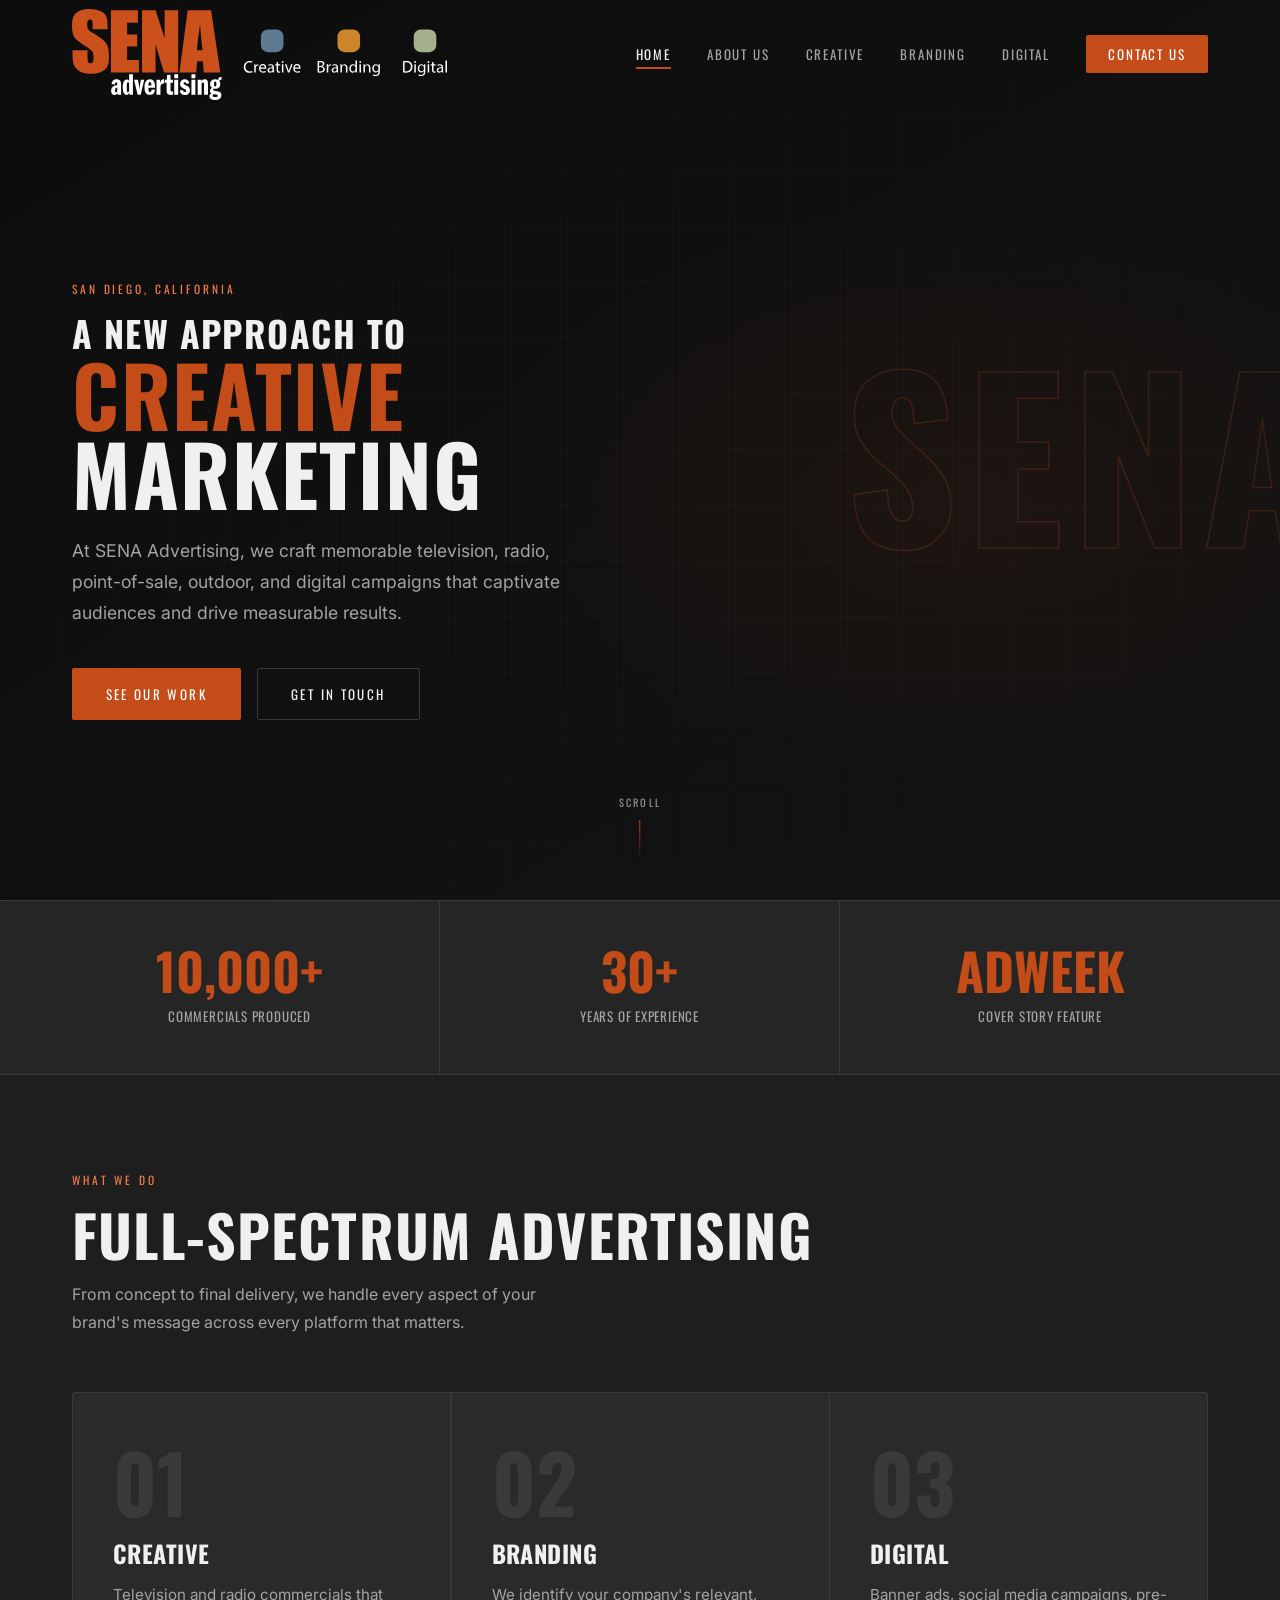
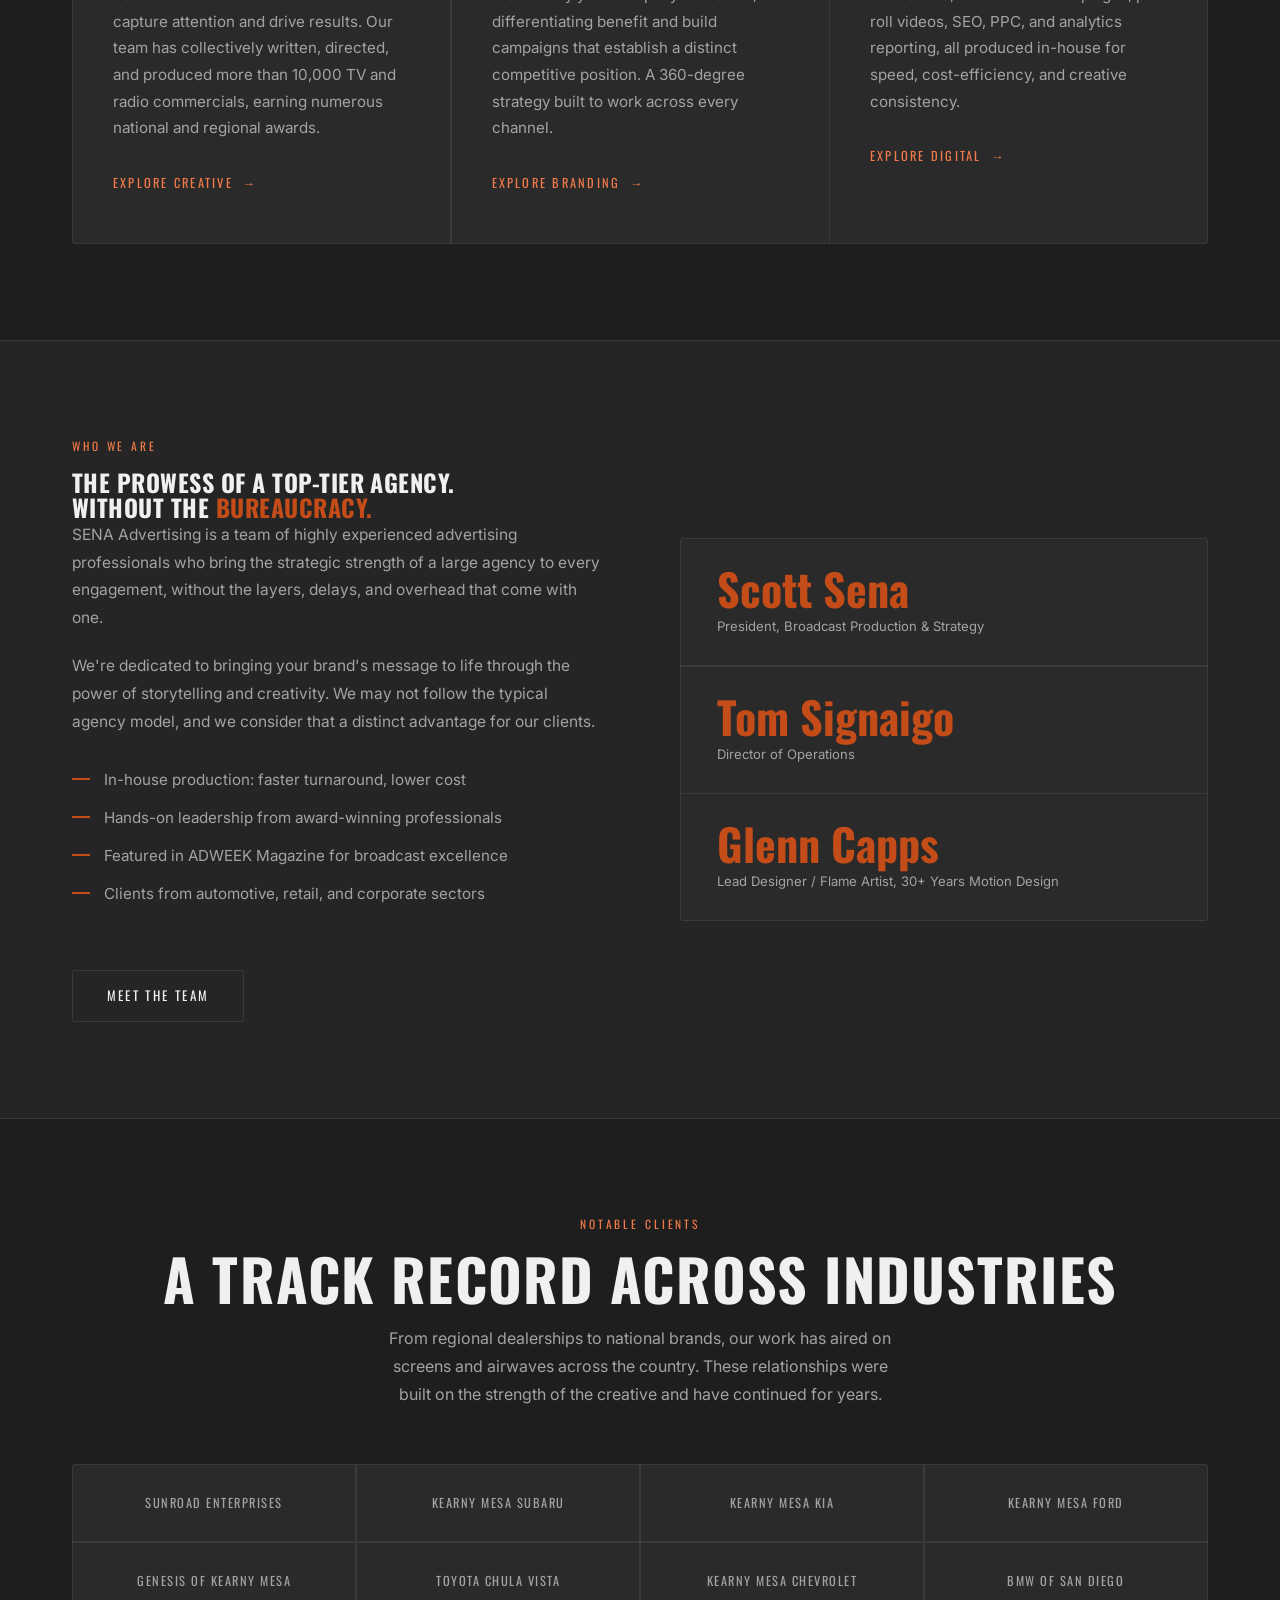
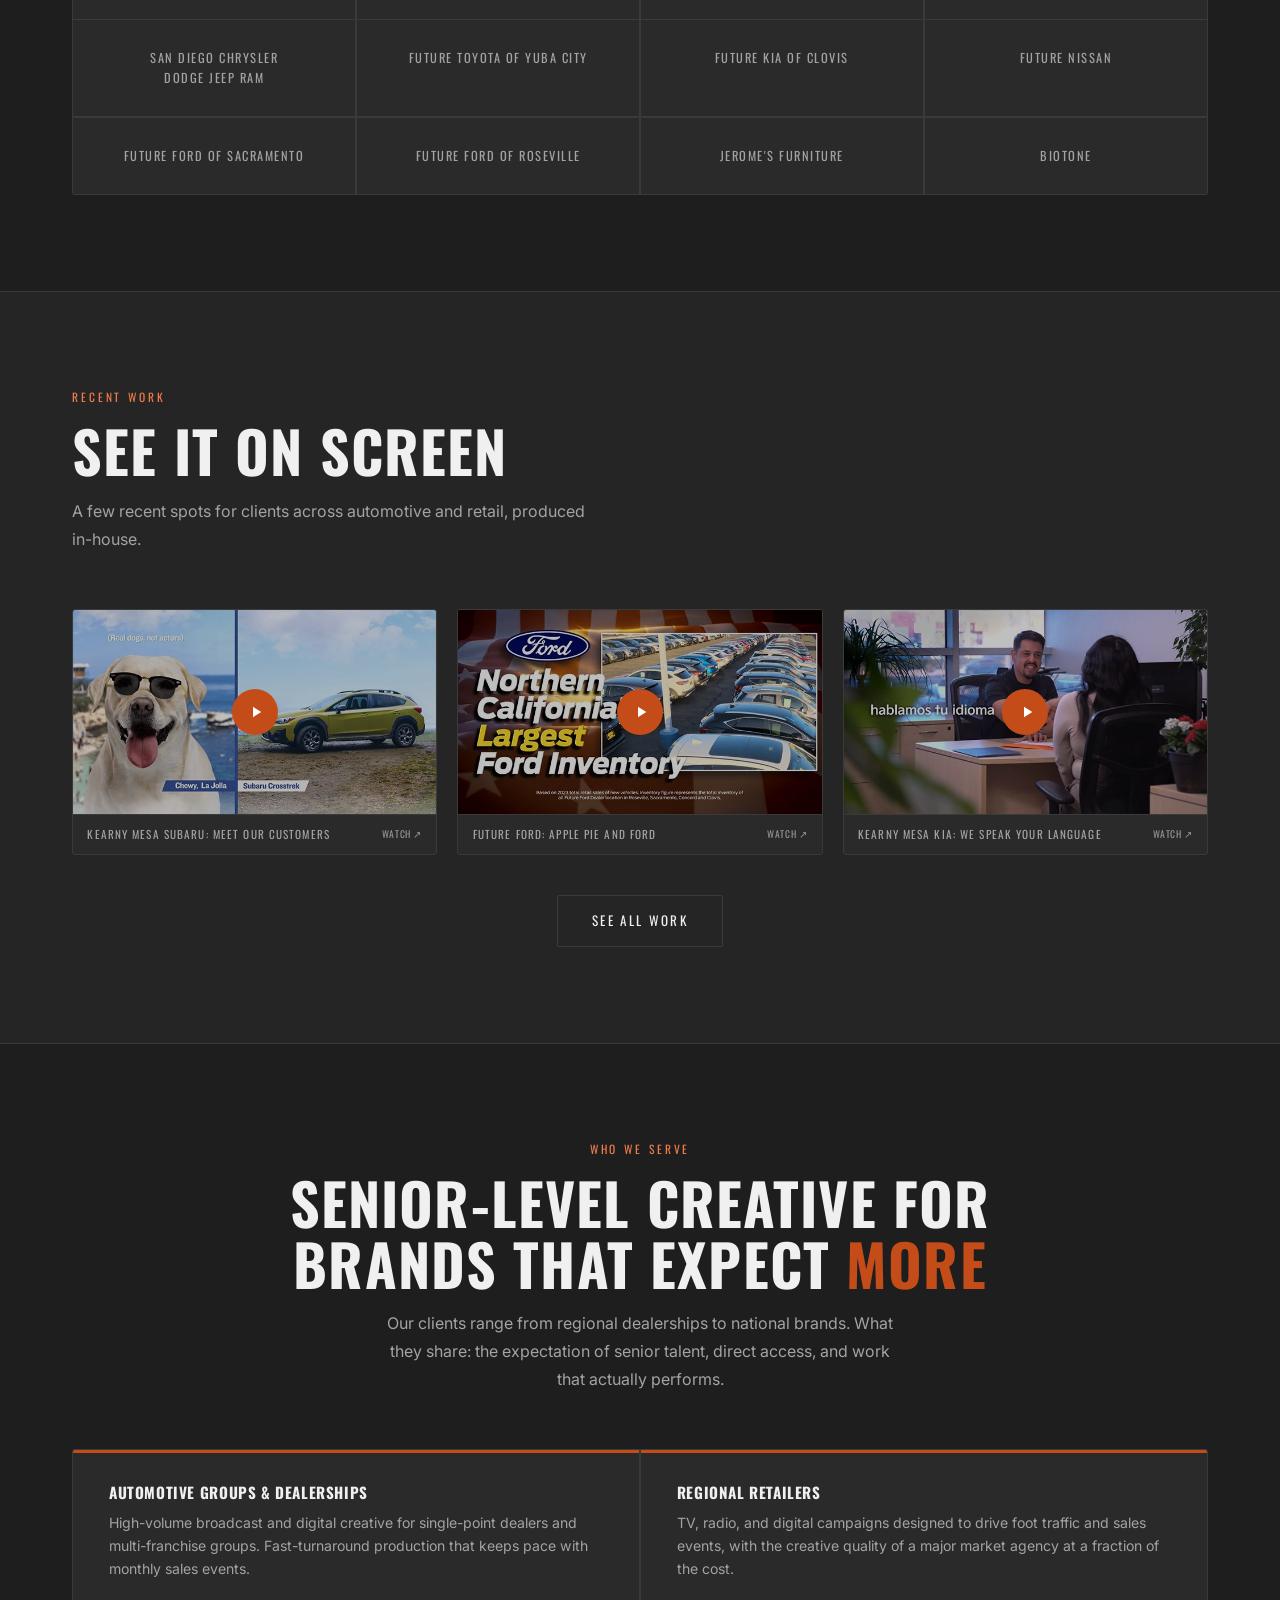
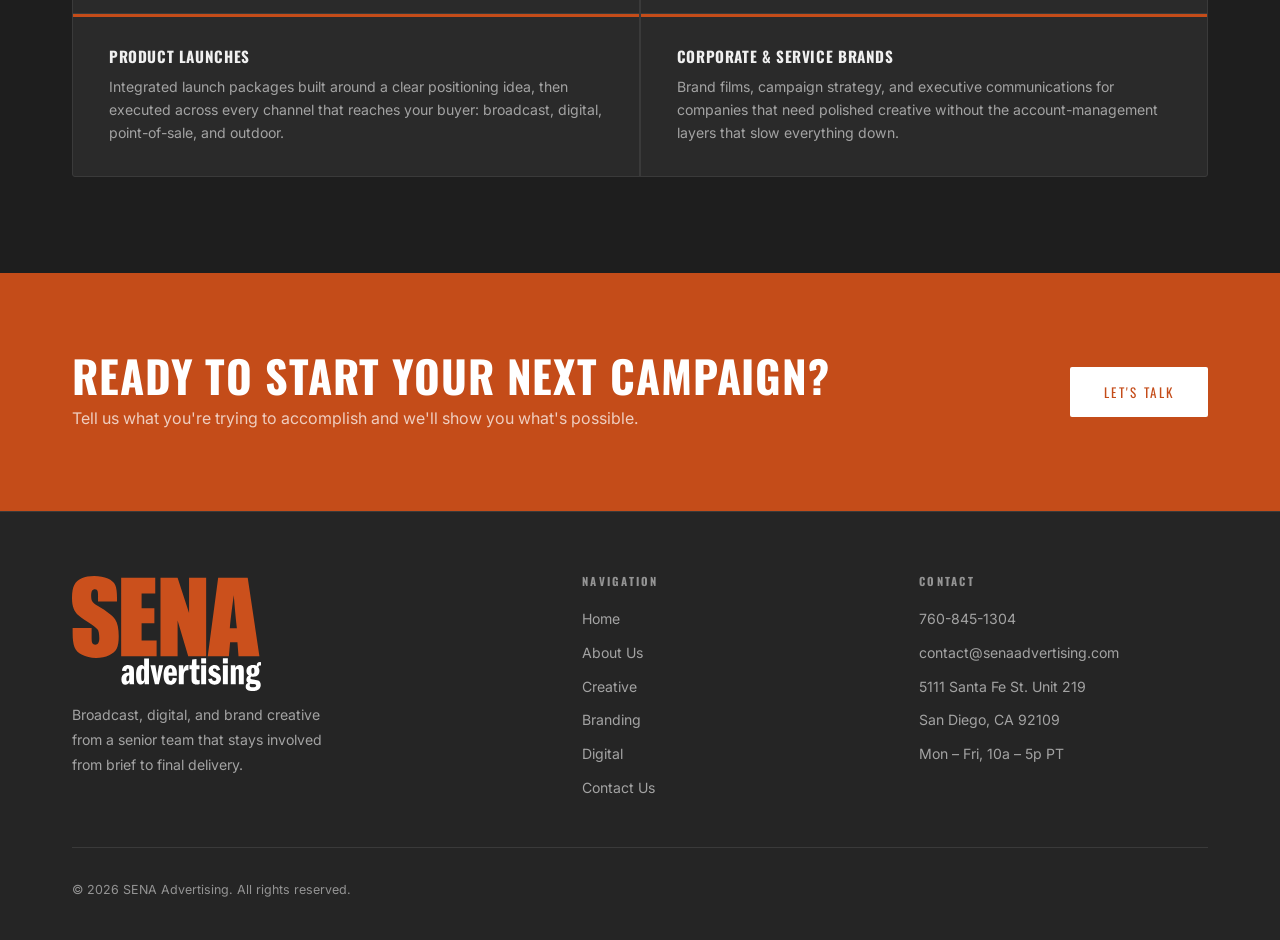
<file: index.html>
<!DOCTYPE html>
<html lang="en">
<head>
  <meta charset="UTF-8">
  <meta name="viewport" content="width=device-width, initial-scale=1.0">
  <title>SENA Advertising | A New Approach To Creative Marketing</title>
  <meta name="description" content="SENA Advertising is a San Diego advertising agency specializing in TV commercial production, radio, branding, and digital marketing. 10,000+ commercials produced by an award-winning team.">
  <link rel="canonical" href="https://www.senaadvertising.com/">
  <meta property="og:type" content="website">
  <meta property="og:site_name" content="SENA Advertising">
  <meta property="og:title" content="SENA Advertising | A New Approach To Creative Marketing">
  <meta property="og:description" content="SENA Advertising is a San Diego advertising agency specializing in TV commercial production, radio, branding, and digital marketing. 10,000+ commercials produced by an award-winning team.">
  <meta property="og:url" content="https://www.senaadvertising.com/">
  <meta property="og:image" content="https://www.senaadvertising.com/images/og-image.jpg">
  <meta property="og:image:width" content="1200">
  <meta property="og:image:height" content="630">
  <meta name="twitter:card" content="summary_large_image">
  <meta name="theme-color" content="#1e1e1e">
  <link rel="icon" href="favicon.ico" sizes="any">
  <link rel="icon" href="favicon.svg" type="image/svg+xml">
  <link rel="apple-touch-icon" href="apple-touch-icon.png">
  <link rel="preconnect" href="https://fonts.googleapis.com">
  <link rel="preconnect" href="https://fonts.gstatic.com" crossorigin>
  <link rel="stylesheet" href="https://fonts.googleapis.com/css2?family=Oswald:wght@400;500;600;700&family=Inter:wght@300;400;500;600&display=swap">
  <link rel="stylesheet" href="css/styles.css">
  <script>document.documentElement.classList.add('js');</script>
  <script type="application/ld+json">
{
    "@context": "https://schema.org",
    "@type": "ProfessionalService",
    "name": "SENA Advertising",
    "description": "San Diego advertising agency specializing in TV and radio commercial production, branding, and digital marketing.",
    "url": "https://www.senaadvertising.com/",
    "logo": "https://www.senaadvertising.com/graphics/Sena_logo.svg",
    "image": "https://www.senaadvertising.com/images/og-image.jpg",
    "telephone": "+1-760-845-1304",
    "email": "contact@senaadvertising.com",
    "address": {
      "@type": "PostalAddress",
      "streetAddress": "5111 Santa Fe St. Unit 219",
      "addressLocality": "San Diego",
      "addressRegion": "CA",
      "postalCode": "92109",
      "addressCountry": "US"
    },
    "openingHoursSpecification": [
      {
        "@type": "OpeningHoursSpecification",
        "dayOfWeek": [
          "Monday",
          "Tuesday",
          "Wednesday",
          "Thursday",
          "Friday"
        ],
        "opens": "10:00",
        "closes": "17:00"
      }
    ],
    "areaServed": "San Diego, CA"
  }
  </script>
</head>
<body>

  <!-- Navigation -->
  <nav class="nav" id="nav">
    <div class="nav-inner">
      <a href="index.html" class="nav-logo"><img src="graphics/Sena_logo.svg" alt="SENA Advertising" class="nav-logo-img"></a>
      <ul class="nav-links" id="nav-links">
        <li><a href="index.html">Home</a></li>
        <li><a href="about.html">About Us</a></li>
        <li><a href="creative.html">Creative</a></li>
        <li><a href="branding.html">Branding</a></li>
        <li><a href="digital.html">Digital</a></li>
        <li><a href="contact.html" class="nav-cta">Contact Us</a></li>
      </ul>
      <button class="nav-hamburger" id="hamburger" aria-label="Open menu" aria-controls="nav-links" aria-expanded="false">
        <span></span><span></span><span></span>
      </button>
    </div>
  </nav>

  <!-- Hero -->
  <section class="hero">
    <div class="hero-bg"></div>
    <div class="hero-grid"></div>
    <div class="hero-ghost">SENA</div>
    <div class="hero-content">
      <span class="eyebrow">San Diego, California</span>
      <h1 class="hero-title">
        <span class="hero-title-intro">A New Approach To</span>
        <span class="accent">Creative</span><br>
        Marketing
      </h1>
      <p class="hero-desc">
        At SENA Advertising, we craft memorable television, radio, point-of-sale, outdoor,
        and digital campaigns that captivate audiences and drive measurable results.
      </p>
      <div class="hero-actions">
        <a href="creative.html" class="btn btn-primary">See Our Work</a>
        <a href="contact.html" class="btn btn-outline">Get In Touch</a>
      </div>
    </div>
    <div class="hero-scroll">
      <span>Scroll</span>
      <div class="hero-scroll-line"></div>
    </div>
  </section>

  <!-- Stats -->
  <div class="stats">
    <div class="stats-inner">
      <div class="stat-item fade-in">
        <span class="stat-number">10,000+</span>
        <span class="stat-label">Commercials Produced</span>
      </div>
      <div class="stat-item fade-in fade-in-d1">
        <span class="stat-number">30+</span>
        <span class="stat-label">Years of Experience</span>
      </div>
      <div class="stat-item fade-in fade-in-d2">
        <span class="stat-number">ADWEEK</span>
        <span class="stat-label">Cover Story Feature</span>
      </div>
    </div>
  </div>

  <!-- Services -->
  <section class="services">
    <div class="container">
      <div class="section-header fade-in">
        <span class="eyebrow">What We Do</span>
        <h2>Full-Spectrum Advertising</h2>
        <p>From concept to final delivery, we handle every aspect of your brand's message across every platform that matters.</p>
      </div>
      <div class="services-grid">
        <div class="service-card fade-in">
          <div class="service-num">01</div>
          <h3>Creative</h3>
          <p>
            Television and radio commercials that capture attention and drive results.
            Our team has collectively written, directed, and produced more than 10,000
            TV and radio commercials, earning numerous national and regional awards.
          </p>
          <a href="creative.html" class="service-link">Explore Creative</a>
        </div>
        <div class="service-card fade-in fade-in-d1">
          <div class="service-num">02</div>
          <h3>Branding</h3>
          <p>
            We identify your company's relevant, differentiating benefit and build
            campaigns that establish a distinct competitive position. A 360-degree
            strategy built to work across every channel.
          </p>
          <a href="branding.html" class="service-link">Explore Branding</a>
        </div>
        <div class="service-card fade-in fade-in-d2">
          <div class="service-num">03</div>
          <h3>Digital</h3>
          <p>
            Banner ads, social media campaigns, pre-roll videos, SEO, PPC, and
            analytics reporting, all produced in-house for speed, cost-efficiency,
            and creative consistency.
          </p>
          <a href="digital.html" class="service-link">Explore Digital</a>
        </div>
      </div>
    </div>
  </section>

  <!-- About Teaser -->
  <section class="about-section">
    <div class="container">
      <div class="about-grid">
        <div class="about-body fade-in">
          <span class="eyebrow">Who We Are</span>
          <h2>The Prowess of a Top-Tier Agency.<br>Without the <span class="text-accent">Bureaucracy.</span></h2>
          <p>
            SENA Advertising is a team of highly experienced advertising professionals
            who bring the strategic strength of a large agency to every engagement,
            without the layers, delays, and overhead that come with one.
          </p>
          <p>
            We're dedicated to bringing your brand's message to life through the
            power of storytelling and creativity. We may not follow the typical agency
            model, and we consider that a distinct advantage for our clients.
          </p>
          <ul class="about-list">
            <li>In-house production: faster turnaround, lower cost</li>
            <li>Hands-on leadership from award-winning professionals</li>
            <li>Featured in ADWEEK Magazine for broadcast excellence</li>
            <li>Clients from automotive, retail, and corporate sectors</li>
          </ul>
          <a href="about.html" class="btn btn-outline mt-2">Meet the Team</a>
        </div>
        <div class="about-visual fade-in fade-in-d1">
          <div class="about-visual-item">
            <div class="about-visual-num">Scott Sena</div>
            <div class="about-visual-label">President, Broadcast Production &amp; Strategy</div>
          </div>
          <div class="about-visual-item">
            <div class="about-visual-num">Tom Signaigo</div>
            <div class="about-visual-label">Director of Operations</div>
          </div>
          <div class="about-visual-item">
            <div class="about-visual-num">Glenn Capps</div>
            <div class="about-visual-label">Lead Designer / Flame Artist, 30+ Years Motion Design</div>
          </div>
        </div>
      </div>
    </div>
  </section>

  <!-- Notable Clients -->
  <section>
    <div class="container">
      <div class="section-header center fade-in">
        <span class="eyebrow">Notable Clients</span>
        <h2>A Track Record Across Industries</h2>
        <p>From regional dealerships to national brands, our work has aired on screens and airwaves across the country. These relationships were built on the strength of the creative and have continued for years.</p>
      </div>
      <div class="clients-grid fade-in">
        <div class="client-item">Sunroad Enterprises</div>
        <div class="client-item">Kearny Mesa Subaru</div>
        <div class="client-item">Kearny Mesa Kia</div>
        <div class="client-item">Kearny Mesa Ford</div>
        <div class="client-item">Genesis of Kearny Mesa</div>
        <div class="client-item">Toyota Chula Vista</div>
        <div class="client-item">Kearny Mesa Chevrolet</div>
        <div class="client-item">BMW of San Diego</div>
        <div class="client-item">San Diego Chrysler<br>Dodge Jeep Ram</div>
        <div class="client-item">Future Toyota of Yuba City</div>
        <div class="client-item">Future Kia of Clovis</div>
        <div class="client-item">Future Nissan</div>
        <div class="client-item">Future Ford of Sacramento</div>
        <div class="client-item">Future Ford of Roseville</div>
        <div class="client-item">Jerome's Furniture</div>
        <div class="client-item">Biotone</div>
      </div>
    </div>
  </section>

  <!-- Recent Work -->
  <section class="section-alt">
    <div class="container">
      <div class="section-header fade-in">
        <span class="eyebrow">Recent Work</span>
        <h2>See It On Screen</h2>
        <p>A few recent spots for clients across automotive and retail, produced in-house.</p>
      </div>
      <div class="video-grid fade-in">
        <a class="video-item" href="https://f.io/vIOV3wGL" target="_blank" rel="noopener">
          <div class="video-thumb">
            <img class="video-thumb-img" src="images/thumbnails/km-subaru-meet-our-customers.jpg" width="640" height="360" loading="lazy" decoding="async" alt="Kearny Mesa Subaru Meet Our Customers">
            <div class="video-play-btn"><svg viewBox="0 0 24 24" fill="white"><path d="M8 5v14l11-7z"/></svg></div>
          </div>
          <div class="video-caption">Kearny Mesa Subaru: Meet Our Customers <span class="video-caption-ext">Watch ↗</span></div>
        </a>

        <a class="video-item" href="https://f.io/jxE9DkFd" target="_blank" rel="noopener">
          <div class="video-thumb">
            <img class="video-thumb-img" src="images/thumbnails/future-ford-apple-pie.jpg" width="640" height="360" loading="lazy" decoding="async" alt="Future Ford Apple Pie and Ford">
            <div class="video-play-btn"><svg viewBox="0 0 24 24" fill="white"><path d="M8 5v14l11-7z"/></svg></div>
          </div>
          <div class="video-caption">Future Ford: Apple Pie and Ford <span class="video-caption-ext">Watch ↗</span></div>
        </a>

        <a class="video-item" href="https://f.io/G__kg30a" target="_blank" rel="noopener">
          <div class="video-thumb">
            <img class="video-thumb-img" src="images/thumbnails/km-kia-we-speak-your-lang.jpg" width="640" height="360" loading="lazy" decoding="async" alt="Kearny Mesa Kia We Speak Your Language">
            <div class="video-play-btn"><svg viewBox="0 0 24 24" fill="white"><path d="M8 5v14l11-7z"/></svg></div>
          </div>
          <div class="video-caption">Kearny Mesa Kia: We Speak Your Language <span class="video-caption-ext">Watch ↗</span></div>
        </a>
      </div>
      <div class="section-more fade-in">
        <a href="creative.html#video-samples" class="btn btn-outline">See All Work</a>
      </div>
    </div>
  </section>

  <!-- Who We Help -->
  <section>
    <div class="container">
      <div class="section-header center fade-in">
        <span class="eyebrow">Who We Serve</span>
        <h2>Senior-Level Creative For<br>Brands That Expect <span class="text-accent">More</span></h2>
        <p>Our clients range from regional dealerships to national brands. What they share: the expectation of senior talent, direct access, and work that actually performs.</p>
      </div>
      <div class="service-items-grid fade-in">
        <div class="service-item service-item--top">
          <h4>Automotive Groups &amp; Dealerships</h4>
          <p>High-volume broadcast and digital creative for single-point dealers and multi-franchise groups. Fast-turnaround production that keeps pace with monthly sales events.</p>
        </div>
        <div class="service-item service-item--top">
          <h4>Regional Retailers</h4>
          <p>TV, radio, and digital campaigns designed to drive foot traffic and sales events, with the creative quality of a major market agency at a fraction of the cost.</p>
        </div>
        <div class="service-item service-item--top">
          <h4>Product Launches</h4>
          <p>Integrated launch packages built around a clear positioning idea, then executed across every channel that reaches your buyer: broadcast, digital, point-of-sale, and outdoor.</p>
        </div>
        <div class="service-item service-item--top">
          <h4>Corporate &amp; Service Brands</h4>
          <p>Brand films, campaign strategy, and executive communications for companies that need polished creative without the account-management layers that slow everything down.</p>
        </div>
      </div>
    </div>
  </section>

  <!-- CTA Band -->
  <div class="cta-band">
    <div class="cta-band-inner">
      <div>
        <h2>Ready to Start Your Next Campaign?</h2>
        <p>Tell us what you're trying to accomplish and we'll show you what's possible.</p>
      </div>
      <a href="contact.html" class="btn btn-white">Let's Talk</a>
    </div>
  </div>

  <!-- Footer -->
  <footer class="footer">
    <div class="container">
      <div class="footer-top">
        <div class="footer-brand">
          <a href="index.html" class="footer-logo"><img src="graphics/Sena_logo_no_services_v2.svg" alt="SENA Advertising" class="footer-logo-img"></a>
          <p>Broadcast, digital, and brand creative from a senior team that stays involved from brief to final delivery.</p>
        </div>
        <div class="footer-col">
          <h4>Navigation</h4>
          <ul>
            <li><a href="index.html">Home</a></li>
            <li><a href="about.html">About Us</a></li>
            <li><a href="creative.html">Creative</a></li>
            <li><a href="branding.html">Branding</a></li>
            <li><a href="digital.html">Digital</a></li>
            <li><a href="contact.html">Contact Us</a></li>
          </ul>
        </div>
        <div class="footer-col">
          <h4>Contact</h4>
          <ul>
            <li><a href="tel:7608451304">760-845-1304</a></li>
            <li><a href="mailto:contact@senaadvertising.com">contact@senaadvertising.com</a></li>
            <li>5111 Santa Fe St. Unit 219</li>
            <li>San Diego, CA 92109</li>
            <li>Mon – Fri, 10a – 5p PT</li>
          </ul>
        </div>
      </div>
      <div class="footer-bottom">
        <p class="footer-copy">&copy; 2026 SENA Advertising. All rights reserved.</p>
      </div>
    </div>
  </footer>

  <script src="js/main.js"></script>
</body>
</html>
</file>
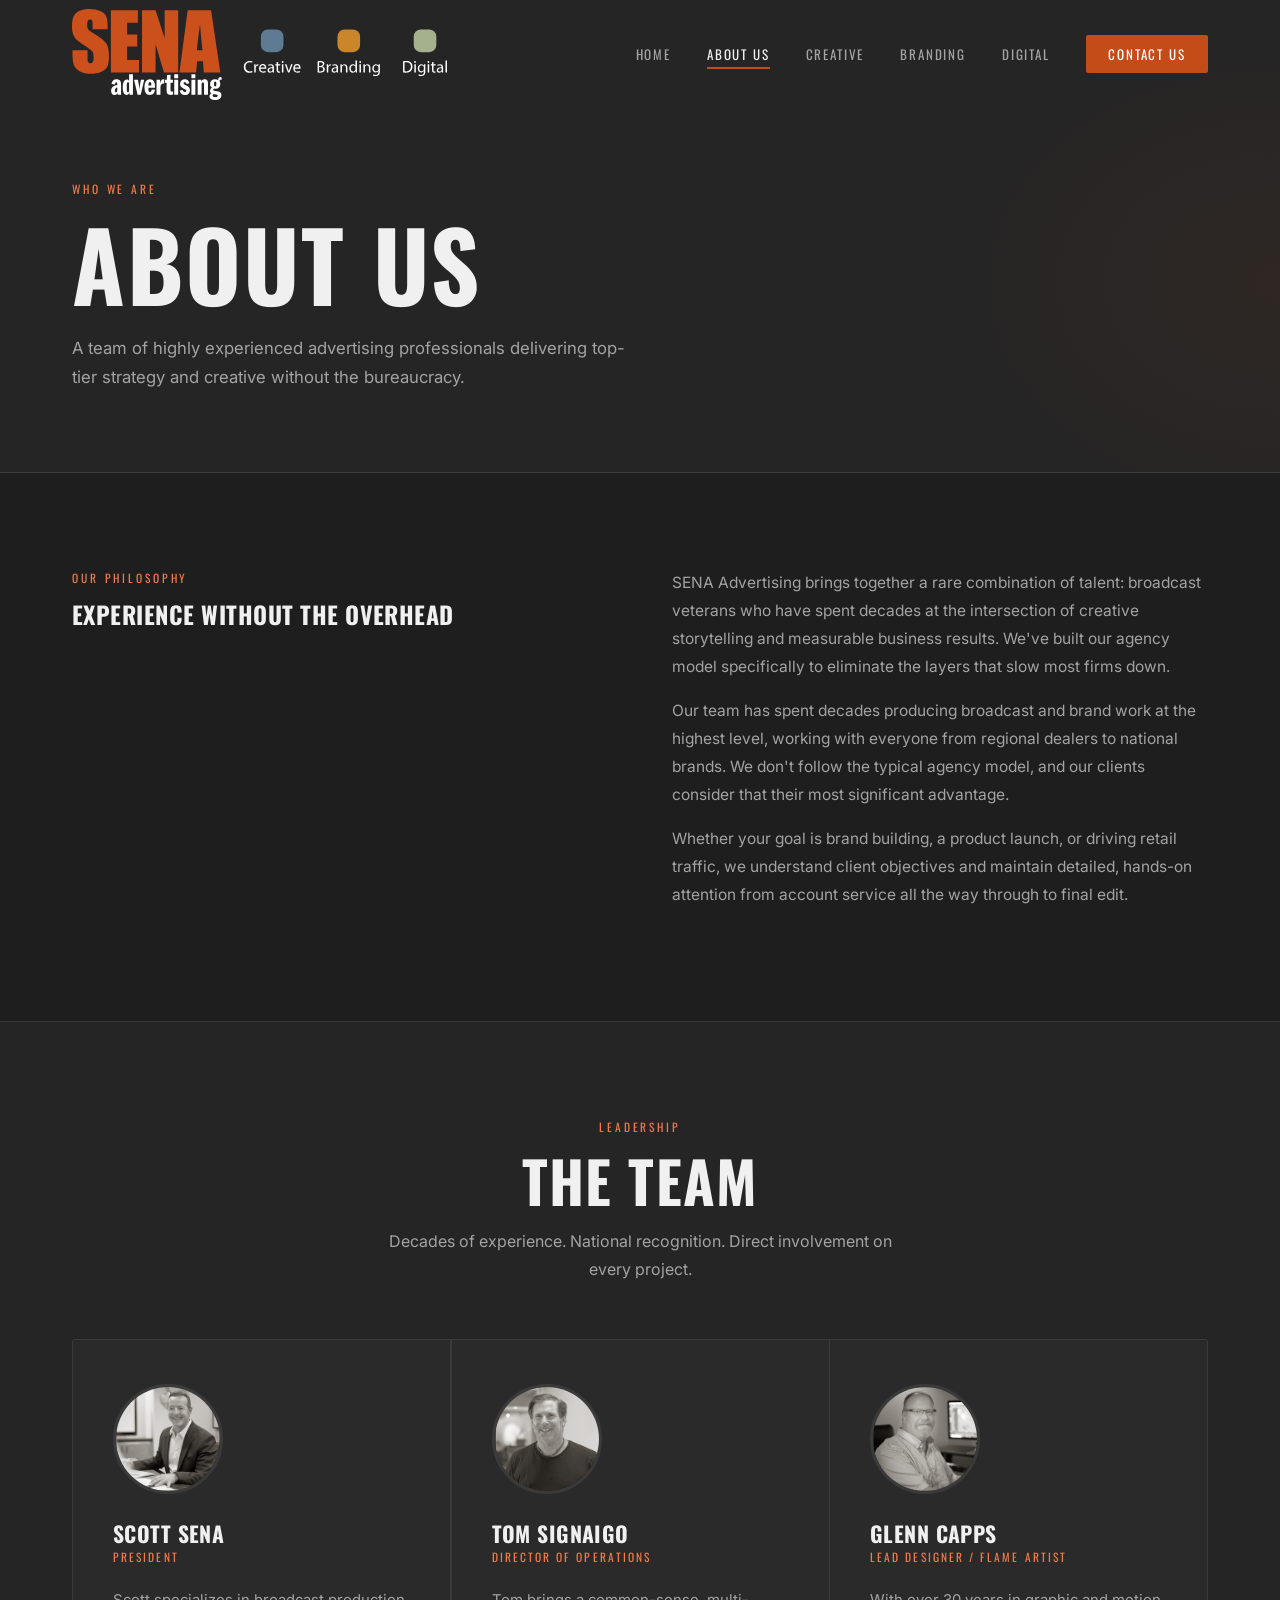
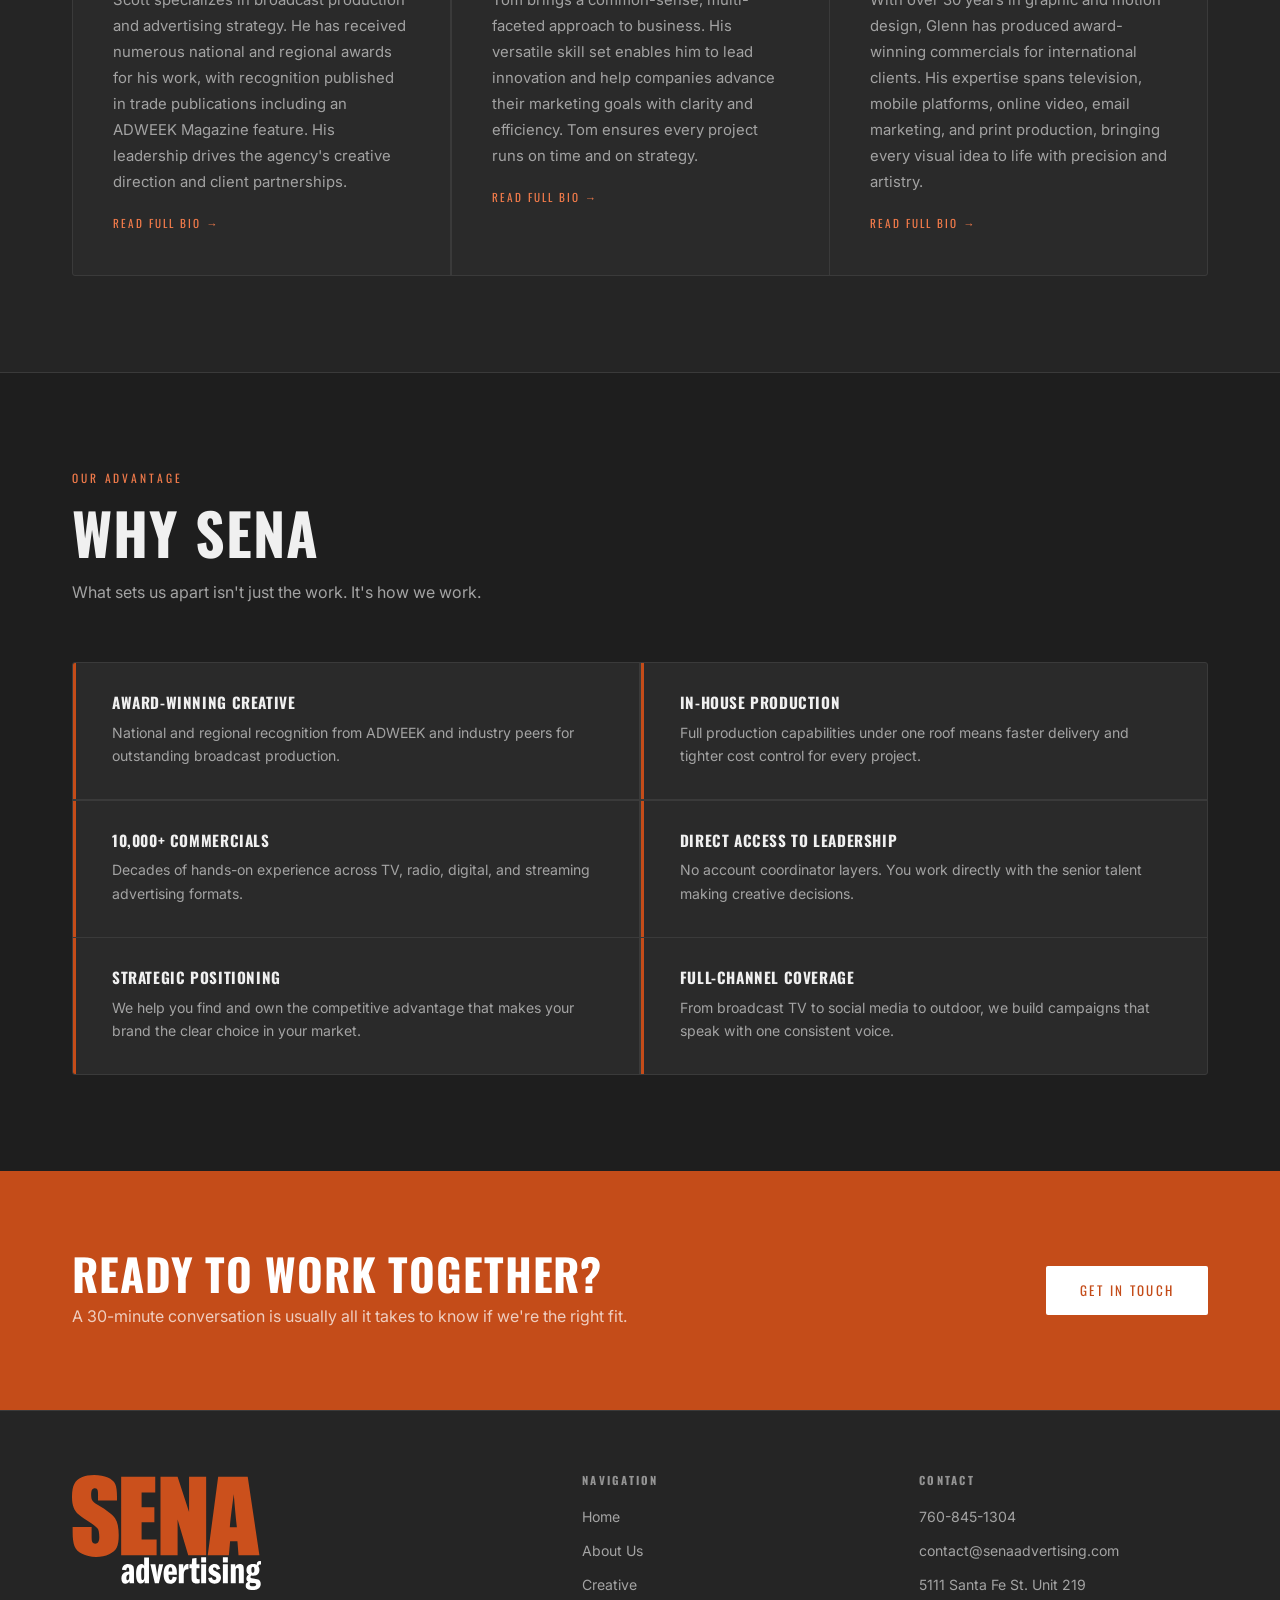
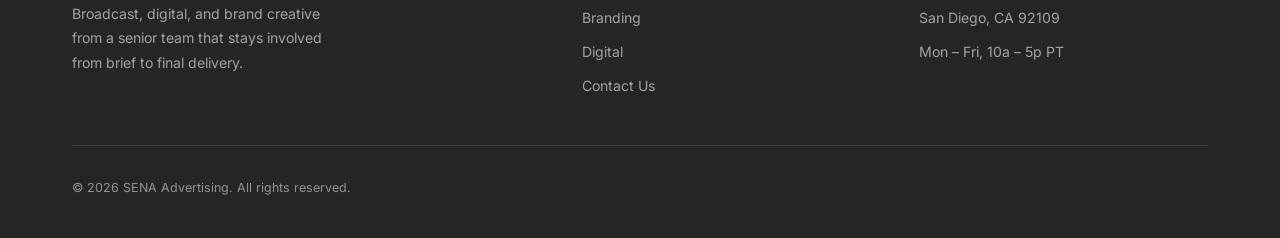
<file: about.html>
<!DOCTYPE html>
<html lang="en">
<head>
  <meta charset="UTF-8">
  <meta name="viewport" content="width=device-width, initial-scale=1.0">
  <title>About Us | SENA Advertising</title>
  <meta name="description" content="Meet the SENA Advertising team. San Diego-based, award-winning professionals with decades of experience in broadcast production, brand strategy, and motion design.">
  <link rel="canonical" href="https://www.senaadvertising.com/about.html">
  <meta property="og:type" content="website">
  <meta property="og:site_name" content="SENA Advertising">
  <meta property="og:title" content="About Us | SENA Advertising">
  <meta property="og:description" content="Meet the SENA Advertising team. San Diego-based, award-winning professionals with decades of experience in broadcast production, brand strategy, and motion design.">
  <meta property="og:url" content="https://www.senaadvertising.com/about.html">
  <meta property="og:image" content="https://www.senaadvertising.com/images/og-image.jpg">
  <meta property="og:image:width" content="1200">
  <meta property="og:image:height" content="630">
  <meta name="twitter:card" content="summary_large_image">
  <meta name="theme-color" content="#1e1e1e">
  <link rel="icon" href="favicon.ico" sizes="any">
  <link rel="icon" href="favicon.svg" type="image/svg+xml">
  <link rel="apple-touch-icon" href="apple-touch-icon.png">
  <link rel="preconnect" href="https://fonts.googleapis.com">
  <link rel="preconnect" href="https://fonts.gstatic.com" crossorigin>
  <link rel="stylesheet" href="https://fonts.googleapis.com/css2?family=Oswald:wght@400;500;600;700&family=Inter:wght@300;400;500;600&display=swap">
  <link rel="stylesheet" href="css/styles.css">
  <script>document.documentElement.classList.add('js');</script>
</head>
<body>

  <!-- Navigation -->
  <nav class="nav" id="nav">
    <div class="nav-inner">
      <a href="index.html" class="nav-logo"><img src="graphics/Sena_logo.svg" alt="SENA Advertising" class="nav-logo-img"></a>
      <ul class="nav-links" id="nav-links">
        <li><a href="index.html">Home</a></li>
        <li><a href="about.html">About Us</a></li>
        <li><a href="creative.html">Creative</a></li>
        <li><a href="branding.html">Branding</a></li>
        <li><a href="digital.html">Digital</a></li>
        <li><a href="contact.html" class="nav-cta">Contact Us</a></li>
      </ul>
      <button class="nav-hamburger" id="hamburger" aria-label="Open menu" aria-controls="nav-links" aria-expanded="false">
        <span></span><span></span><span></span>
      </button>
    </div>
  </nav>

  <!-- Page Hero -->
  <div class="page-hero">
    <div class="container">
      <span class="page-hero-label">Who We Are</span>
      <h1>About Us</h1>
      <p class="subtitle">
        A team of highly experienced advertising professionals delivering
        top-tier strategy and creative without the bureaucracy.
      </p>
    </div>
  </div>

  <!-- Company Overview -->
  <section>
    <div class="container">
      <div class="content-block fade-in">
        <div>
          <span class="eyebrow">Our Philosophy</span>
          <h2>Experience Without the Overhead</h2>
        </div>
        <div>
          <p>
            SENA Advertising brings together a rare combination of talent: broadcast veterans
            who have spent decades at the intersection of creative storytelling and measurable
            business results. We've built our agency model specifically to eliminate the layers
            that slow most firms down.
          </p>
          <p>
            Our team has spent decades producing broadcast and brand work at the highest level,
            working with everyone from regional dealers to national brands. We don't follow the typical
            agency model, and our clients consider that their most significant advantage.
          </p>
          <p>
            Whether your goal is brand building, a product launch, or driving retail traffic,
            we understand client objectives and maintain detailed, hands-on attention from
            account service all the way through to final edit.
          </p>
        </div>
      </div>
    </div>
  </section>

  <!-- Team -->
  <section class="section-alt">
    <div class="container">
      <div class="section-header center fade-in">
        <span class="eyebrow">Leadership</span>
        <h2>The Team</h2>
        <p>Decades of experience. National recognition. Direct involvement on every project.</p>
      </div>
      <div class="team-grid">

        <div class="team-card fade-in" data-person="scott">
          <img src="images/scott_500px_round-tan.png" alt="Scott Sena" class="team-photo">
          <h3>Scott Sena</h3>
          <div class="team-title">President</div>
          <p>
            Scott specializes in broadcast production and advertising strategy. He has received
            numerous national and regional awards for his work, with recognition published in
            trade publications including an ADWEEK Magazine feature. His leadership drives the
            agency's creative direction and client partnerships.
          </p>
          <button type="button" class="team-card-cta" aria-label="Read Scott Sena's full bio">Read Full Bio →</button>
        </div>

        <div class="team-card fade-in fade-in-d1" data-person="tom">
          <img src="images/tom_500px_round-tan.png" alt="Tom Signaigo" class="team-photo">
          <h3>Tom Signaigo</h3>
          <div class="team-title">Director of Operations</div>
          <p>
            Tom brings a common-sense, multi-faceted approach to business. His versatile skill
            set enables him to lead innovation and help companies advance their marketing goals
            with clarity and efficiency. Tom ensures every project runs on time and on strategy.
          </p>
          <button type="button" class="team-card-cta" aria-label="Read Tom Signaigo's full bio">Read Full Bio →</button>
        </div>

        <div class="team-card fade-in fade-in-d2" data-person="glenn">
          <img src="images/glenn_500px_round-tan.png" alt="Glenn Capps" class="team-photo">
          <h3>Glenn Capps</h3>
          <div class="team-title">Lead Designer / Flame Artist</div>
          <p>
            With over 30 years in graphic and motion design, Glenn has produced award-winning
            commercials for international clients. His expertise spans television, mobile
            platforms, online video, email marketing, and print production,
            bringing every visual idea to life with precision and artistry.
          </p>
          <button type="button" class="team-card-cta" aria-label="Read Glenn Capps's full bio">Read Full Bio →</button>
        </div>

      </div>
    </div>
  </section>

  <!-- Why Choose SENA -->
  <section>
    <div class="container">
      <div class="section-header fade-in">
        <span class="eyebrow">Our Advantage</span>
        <h2>Why SENA</h2>
        <p>What sets us apart isn't just the work. It's how we work.</p>
      </div>
      <div class="service-items-grid fade-in">
        <div class="service-item">
          <h4>Award-Winning Creative</h4>
          <p>National and regional recognition from ADWEEK and industry peers for outstanding broadcast production.</p>
        </div>
        <div class="service-item">
          <h4>In-House Production</h4>
          <p>Full production capabilities under one roof means faster delivery and tighter cost control for every project.</p>
        </div>
        <div class="service-item">
          <h4>10,000+ Commercials</h4>
          <p>Decades of hands-on experience across TV, radio, digital, and streaming advertising formats.</p>
        </div>
        <div class="service-item">
          <h4>Direct Access to Leadership</h4>
          <p>No account coordinator layers. You work directly with the senior talent making creative decisions.</p>
        </div>
        <div class="service-item">
          <h4>Strategic Positioning</h4>
          <p>We help you find and own the competitive advantage that makes your brand the clear choice in your market.</p>
        </div>
        <div class="service-item">
          <h4>Full-Channel Coverage</h4>
          <p>From broadcast TV to social media to outdoor, we build campaigns that speak with one consistent voice.</p>
        </div>
      </div>
    </div>
  </section>

  <!-- CTA Band -->
  <div class="cta-band">
    <div class="cta-band-inner">
      <div>
        <h2>Ready to Work Together?</h2>
        <p>A 30-minute conversation is usually all it takes to know if we're the right fit.</p>
      </div>
      <a href="contact.html" class="btn btn-white">Get In Touch</a>
    </div>
  </div>

  <!-- Footer -->
  <footer class="footer">
    <div class="container">
      <div class="footer-top">
        <div class="footer-brand">
          <a href="index.html" class="footer-logo"><img src="graphics/Sena_logo_no_services_v2.svg" alt="SENA Advertising" class="footer-logo-img"></a>
          <p>Broadcast, digital, and brand creative from a senior team that stays involved from brief to final delivery.</p>
        </div>
        <div class="footer-col">
          <h4>Navigation</h4>
          <ul>
            <li><a href="index.html">Home</a></li>
            <li><a href="about.html">About Us</a></li>
            <li><a href="creative.html">Creative</a></li>
            <li><a href="branding.html">Branding</a></li>
            <li><a href="digital.html">Digital</a></li>
            <li><a href="contact.html">Contact Us</a></li>
          </ul>
        </div>
        <div class="footer-col">
          <h4>Contact</h4>
          <ul>
            <li><a href="tel:7608451304">760-845-1304</a></li>
            <li><a href="mailto:contact@senaadvertising.com">contact@senaadvertising.com</a></li>
            <li>5111 Santa Fe St. Unit 219</li>
            <li>San Diego, CA 92109</li>
            <li>Mon – Fri, 10a – 5p PT</li>
          </ul>
        </div>
      </div>
      <div class="footer-bottom">
        <p class="footer-copy">&copy; 2026 SENA Advertising. All rights reserved.</p>
      </div>
    </div>
  </footer>

  <!-- Bio Modal -->
  <div id="bio-modal" class="bio-modal" role="dialog" aria-modal="true" aria-labelledby="bio-modal-name">
    <div class="bio-modal-inner">
      <button class="bio-modal-close" aria-label="Close">&times;</button>
      <div class="bio-modal-header">
        <img class="bio-modal-photo" alt="">
        <div>
          <h2 class="bio-modal-name" id="bio-modal-name"></h2>
          <div class="bio-modal-role"></div>
        </div>
      </div>
      <div class="bio-modal-body"></div>
    </div>
  </div>

  <script src="js/main.js"></script>
</body>
</html>
</file>
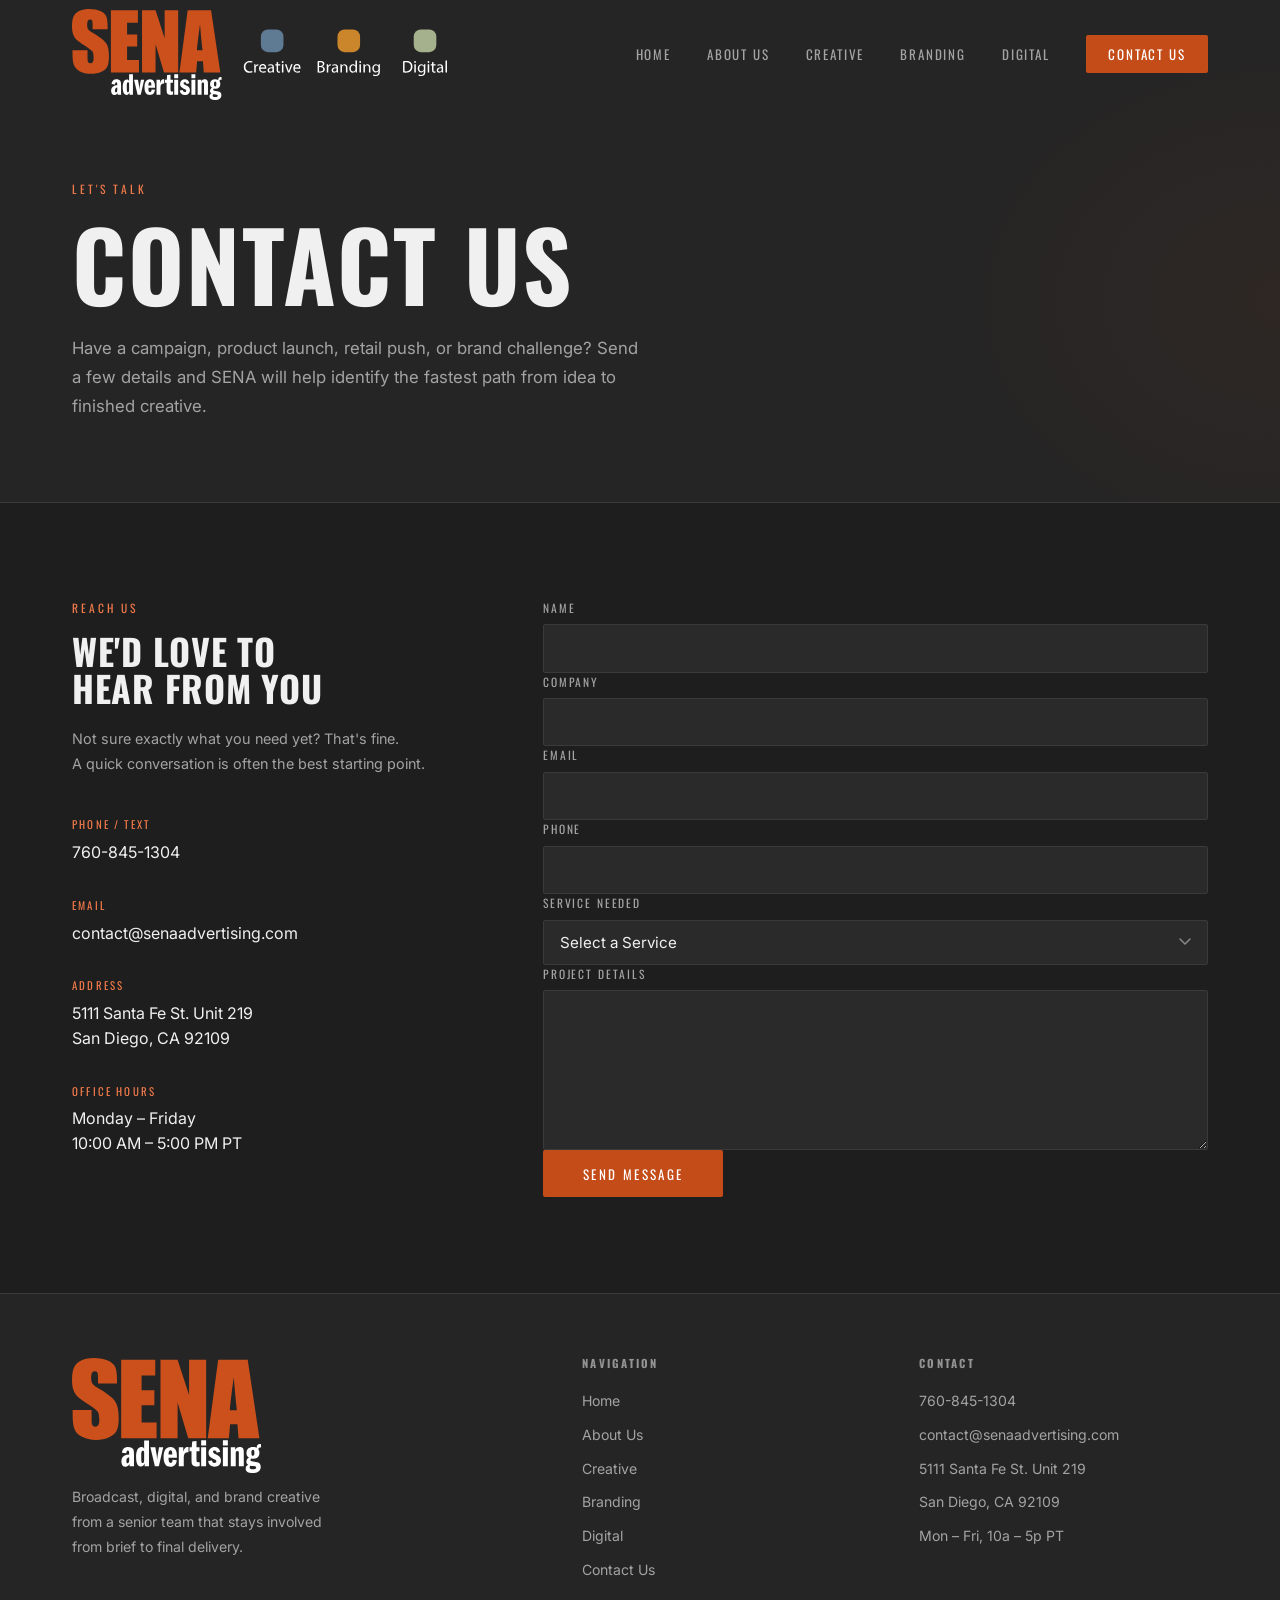
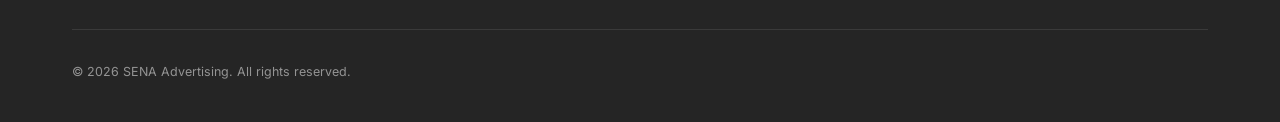
<file: contact.html>
<!DOCTYPE html>
<html lang="en">
<head>
  <meta charset="UTF-8">
  <meta name="viewport" content="width=device-width, initial-scale=1.0">
  <title>Contact Us | SENA Advertising</title>
  <meta name="description" content="Contact SENA Advertising in San Diego. Have a campaign, product launch, or brand challenge? Send a few details and we'll identify the fastest path from idea to finished creative.">
  <link rel="canonical" href="https://www.senaadvertising.com/contact.html">
  <meta property="og:type" content="website">
  <meta property="og:site_name" content="SENA Advertising">
  <meta property="og:title" content="Contact Us | SENA Advertising">
  <meta property="og:description" content="Contact SENA Advertising in San Diego. Have a campaign, product launch, or brand challenge? Send a few details and we'll identify the fastest path from idea to finished creative.">
  <meta property="og:url" content="https://www.senaadvertising.com/contact.html">
  <meta property="og:image" content="https://www.senaadvertising.com/images/og-image.jpg">
  <meta property="og:image:width" content="1200">
  <meta property="og:image:height" content="630">
  <meta name="twitter:card" content="summary_large_image">
  <meta name="theme-color" content="#1e1e1e">
  <link rel="icon" href="favicon.ico" sizes="any">
  <link rel="icon" href="favicon.svg" type="image/svg+xml">
  <link rel="apple-touch-icon" href="apple-touch-icon.png">
  <link rel="preconnect" href="https://fonts.googleapis.com">
  <link rel="preconnect" href="https://fonts.gstatic.com" crossorigin>
  <link rel="stylesheet" href="https://fonts.googleapis.com/css2?family=Oswald:wght@400;500;600;700&family=Inter:wght@300;400;500;600&display=swap">
  <link rel="stylesheet" href="css/styles.css">
  <script>document.documentElement.classList.add('js');</script>
  <script type="application/ld+json">
{
    "@context": "https://schema.org",
    "@type": "ProfessionalService",
    "name": "SENA Advertising",
    "description": "San Diego advertising agency specializing in TV and radio commercial production, branding, and digital marketing.",
    "url": "https://www.senaadvertising.com/",
    "logo": "https://www.senaadvertising.com/graphics/Sena_logo.svg",
    "image": "https://www.senaadvertising.com/images/og-image.jpg",
    "telephone": "+1-760-845-1304",
    "email": "contact@senaadvertising.com",
    "address": {
      "@type": "PostalAddress",
      "streetAddress": "5111 Santa Fe St. Unit 219",
      "addressLocality": "San Diego",
      "addressRegion": "CA",
      "postalCode": "92109",
      "addressCountry": "US"
    },
    "openingHoursSpecification": [
      {
        "@type": "OpeningHoursSpecification",
        "dayOfWeek": [
          "Monday",
          "Tuesday",
          "Wednesday",
          "Thursday",
          "Friday"
        ],
        "opens": "10:00",
        "closes": "17:00"
      }
    ],
    "areaServed": "San Diego, CA"
  }
  </script>
</head>
<body>

  <!-- Navigation -->
  <nav class="nav" id="nav">
    <div class="nav-inner">
      <a href="index.html" class="nav-logo"><img src="graphics/Sena_logo.svg" alt="SENA Advertising" class="nav-logo-img"></a>
      <ul class="nav-links" id="nav-links">
        <li><a href="index.html">Home</a></li>
        <li><a href="about.html">About Us</a></li>
        <li><a href="creative.html">Creative</a></li>
        <li><a href="branding.html">Branding</a></li>
        <li><a href="digital.html">Digital</a></li>
        <li><a href="contact.html" class="nav-cta">Contact Us</a></li>
      </ul>
      <button class="nav-hamburger" id="hamburger" aria-label="Open menu" aria-controls="nav-links" aria-expanded="false">
        <span></span><span></span><span></span>
      </button>
    </div>
  </nav>

  <!-- Page Hero -->
  <div class="page-hero">
    <div class="container">
      <span class="page-hero-label">Let's Talk</span>
      <h1>Contact Us</h1>
      <p class="subtitle">
        Have a campaign, product launch, retail push, or brand challenge? Send a few
        details and SENA will help identify the fastest path from idea to finished creative.
      </p>
    </div>
  </div>

  <!-- Contact Section -->
  <section>
    <div class="container">
      <div class="contact-grid">

        <!-- Contact Info -->
        <div class="fade-in">
          <span class="eyebrow">Reach Us</span>
          <h2 class="contact-heading">We'd Love to<br>Hear From You</h2>
          <p class="contact-intro">Not sure exactly what you need yet? That's fine.<br>A quick conversation is often the best starting point.</p>

          <div class="contact-detail">
            <div class="contact-detail-label">Phone / Text</div>
            <div class="contact-detail-value">
              <a href="tel:7608451304">760-845-1304</a>
            </div>
          </div>

          <div class="contact-detail">
            <div class="contact-detail-label">Email</div>
            <div class="contact-detail-value">
              <a href="mailto:contact@senaadvertising.com">contact@senaadvertising.com</a>
            </div>
          </div>

          <div class="contact-detail">
            <div class="contact-detail-label">Address</div>
            <div class="contact-detail-value">
              5111 Santa Fe St. Unit 219<br>
              San Diego, CA 92109
            </div>
          </div>

          <div class="contact-detail">
            <div class="contact-detail-label">Office Hours</div>
            <div class="contact-detail-value">
              Monday – Friday<br>
              10:00 AM – 5:00 PM PT
            </div>
          </div>
        </div>

        <!-- Contact Form -->
        <form
  action="https://formspree.io/f/mkoejvqb"
  method="POST"
  accept-charset="UTF-8"
  class="contact-form"
>

  <input
    type="hidden"
    name="_next"
    value="https://www.senaadvertising.com/thank-you.html"
  >

  <input
    type="text"
    name="_gotcha"
    style="display:none"
    tabindex="-1"
    autocomplete="off"
  >

  <div class="form-group">
    <label for="name">Name</label>
    <input
      type="text"
      id="name"
      name="name"
      required
      autocomplete="name"
    >
  </div>

  <div class="form-group">
    <label for="company">Company</label>
    <input
      type="text"
      id="company"
      name="company"
      autocomplete="organization"
    >
  </div>

  <div class="form-group">
    <label for="email">Email</label>
    <input
      type="email"
      id="email"
      name="email"
      required
      autocomplete="email"
    >
  </div>

  <div class="form-group">
    <label for="phone">Phone</label>
    <input
      type="tel"
      id="phone"
      name="phone"
      autocomplete="tel"
    >
  </div>

  <div class="form-group">
    <label for="service">Service Needed</label>
    <select id="service" name="service">
      <option value="">Select a Service</option>
      <option value="Creative Production">Creative Production</option>
      <option value="Branding">Branding</option>
      <option value="Digital Advertising">Digital Advertising</option>
      <option value="Media Buying">Media Buying</option>
      <option value="Campaign Strategy">Campaign Strategy</option>
      <option value="Other">Other</option>
    </select>
  </div>

  <div class="form-group">
    <label for="message">Project Details</label>
    <textarea
      id="message"
      name="message"
      rows="6"
      required
    ></textarea>
  </div>

  <button type="submit" class="submit-button">
    Send Message
  </button>

</form>

      </div>
    </div>
  </section>

  <!-- Footer -->
  <footer class="footer">
    <div class="container">
      <div class="footer-top">
        <div class="footer-brand">
          <a href="index.html" class="footer-logo"><img src="graphics/Sena_logo_no_services_v2.svg" alt="SENA Advertising" class="footer-logo-img"></a>
          <p>Broadcast, digital, and brand creative from a senior team that stays involved from brief to final delivery.</p>
        </div>
        <div class="footer-col">
          <h4>Navigation</h4>
          <ul>
            <li><a href="index.html">Home</a></li>
            <li><a href="about.html">About Us</a></li>
            <li><a href="creative.html">Creative</a></li>
            <li><a href="branding.html">Branding</a></li>
            <li><a href="digital.html">Digital</a></li>
            <li><a href="contact.html">Contact Us</a></li>
          </ul>
        </div>
        <div class="footer-col">
          <h4>Contact</h4>
          <ul>
            <li><a href="tel:7608451304">760-845-1304</a></li>
            <li><a href="mailto:contact@senaadvertising.com">contact@senaadvertising.com</a></li>
            <li>5111 Santa Fe St. Unit 219</li>
            <li>San Diego, CA 92109</li>
            <li>Mon – Fri, 10a – 5p PT</li>
          </ul>
        </div>
      </div>
      <div class="footer-bottom">
        <p class="footer-copy">&copy; 2026 SENA Advertising. All rights reserved.</p>
      </div>
    </div>
  </footer>

  <script src="js/main.js"></script>
</body>
</html>
</file>
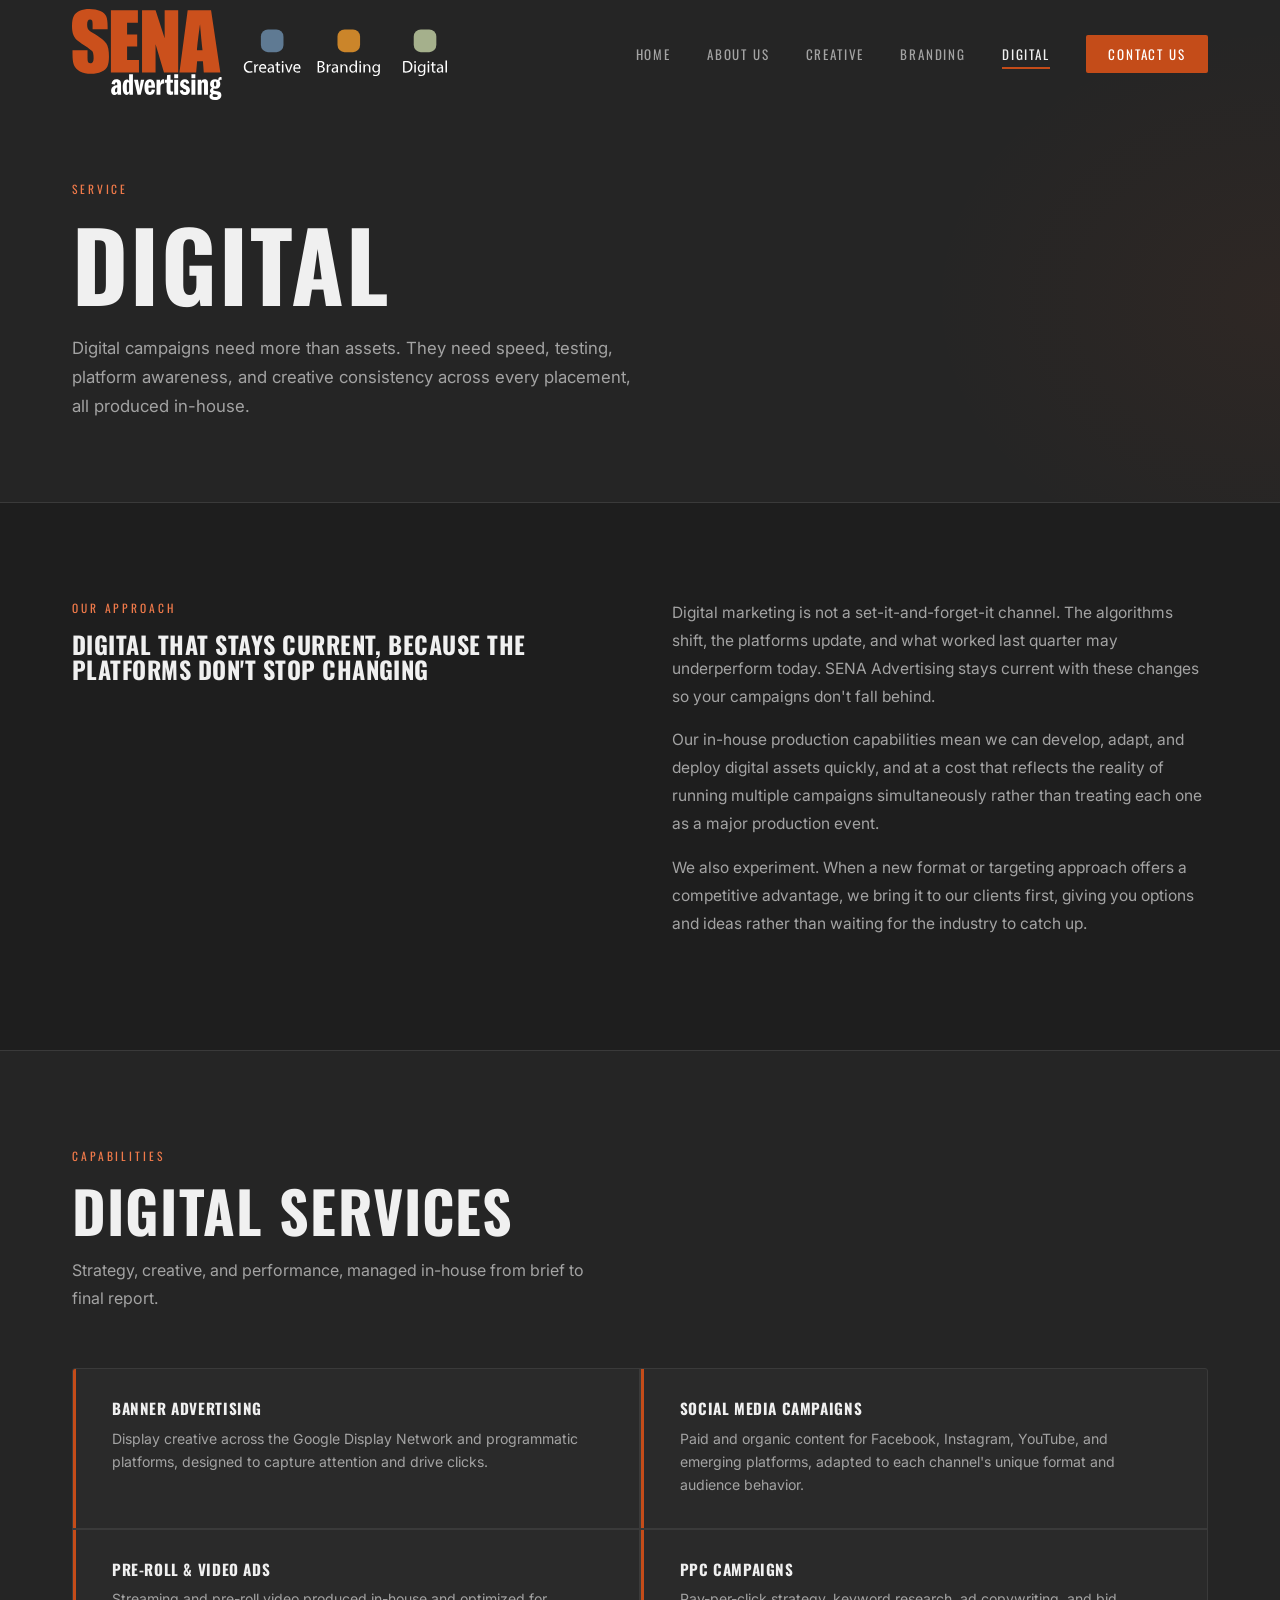
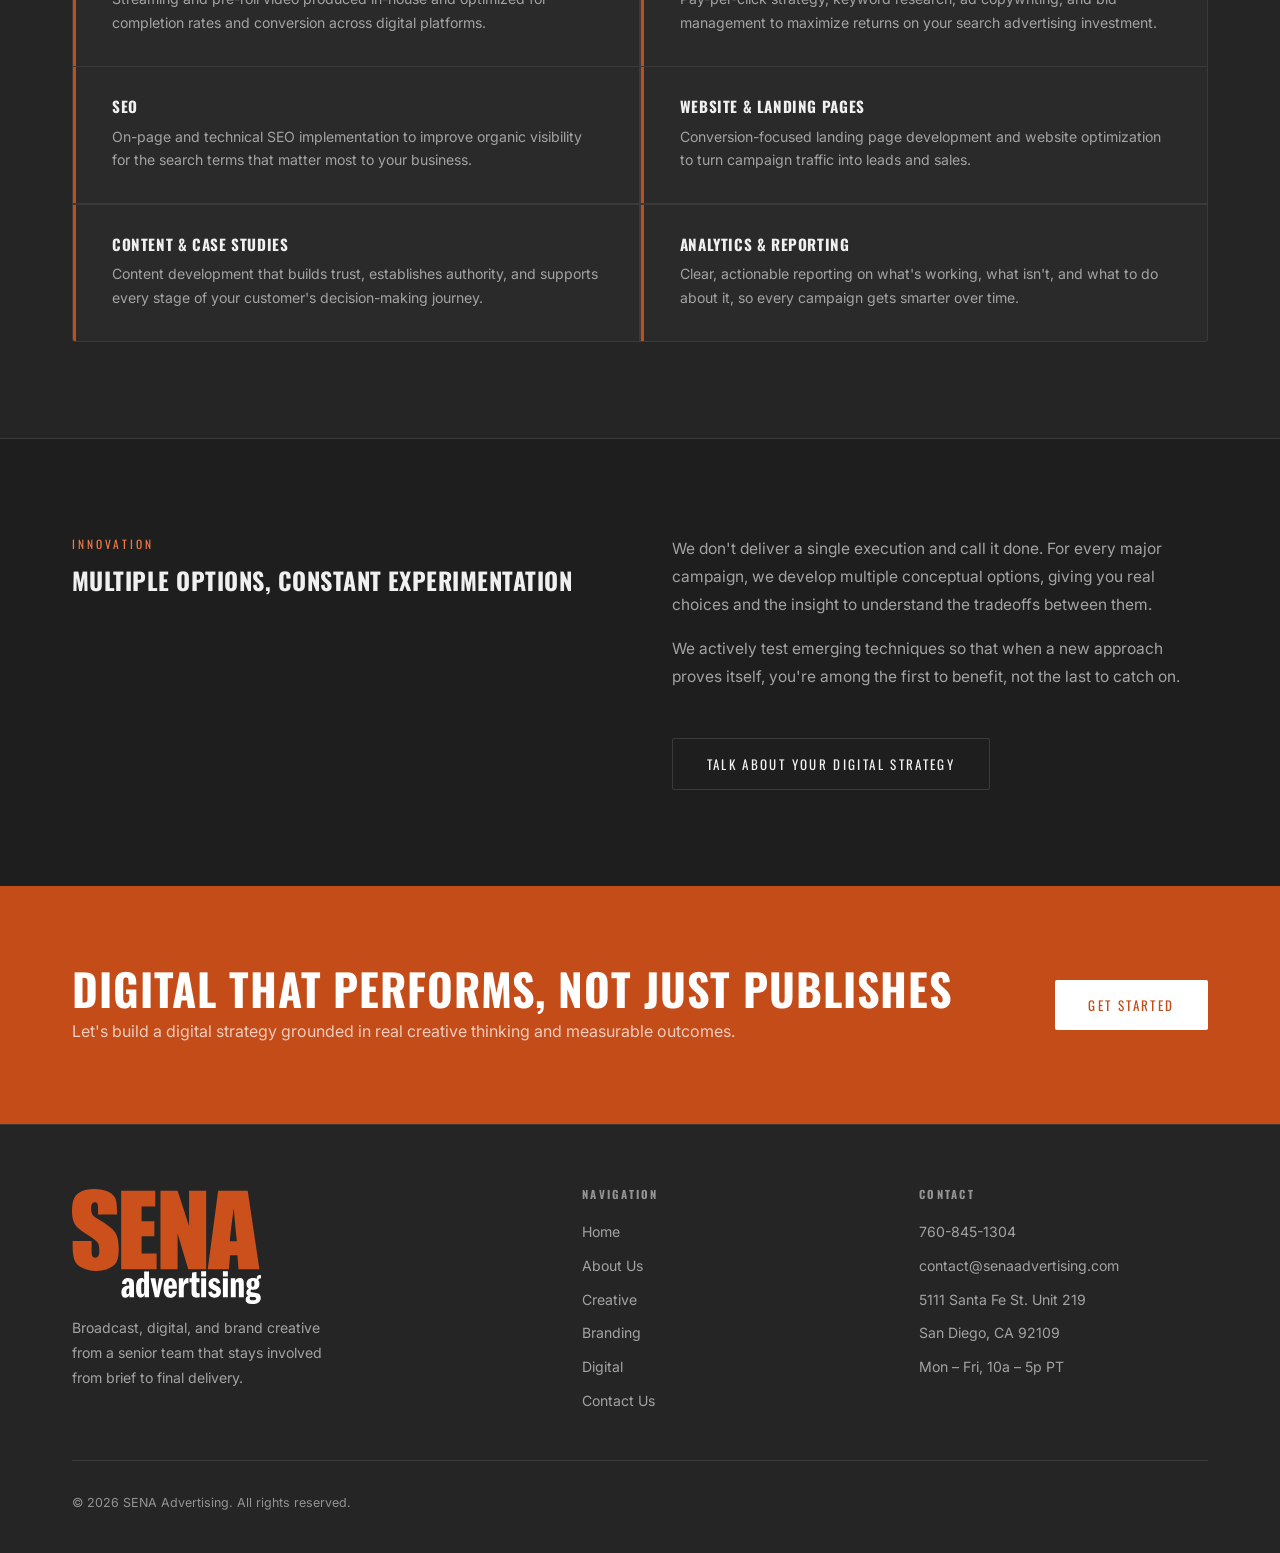
<file: digital.html>
﻿<!DOCTYPE html>
<html lang="en">
<head>
  <meta charset="UTF-8">
  <meta name="viewport" content="width=device-width, initial-scale=1.0">
  <title>Digital | SENA Advertising</title>
  <meta name="description" content="San Diego digital advertising by SENA Advertising, display ads, paid social, pre-roll video, PPC, SEO, OTT, and analytics. In-house production for speed and creative consistency.">
  <link rel="canonical" href="https://www.senaadvertising.com/digital.html">
  <meta property="og:type" content="website">
  <meta property="og:site_name" content="SENA Advertising">
  <meta property="og:title" content="Digital | SENA Advertising">
  <meta property="og:description" content="San Diego digital advertising by SENA Advertising, display ads, paid social, pre-roll video, PPC, SEO, OTT, and analytics. In-house production for speed and creative consistency.">
  <meta property="og:url" content="https://www.senaadvertising.com/digital.html">
  <meta property="og:image" content="https://www.senaadvertising.com/images/og-image.jpg">
  <meta property="og:image:width" content="1200">
  <meta property="og:image:height" content="630">
  <meta name="twitter:card" content="summary_large_image">
  <meta name="theme-color" content="#1e1e1e">
  <link rel="icon" href="favicon.ico" sizes="any">
  <link rel="icon" href="favicon.svg" type="image/svg+xml">
  <link rel="apple-touch-icon" href="apple-touch-icon.png">
  <link rel="preconnect" href="https://fonts.googleapis.com">
  <link rel="preconnect" href="https://fonts.gstatic.com" crossorigin>
  <link rel="stylesheet" href="https://fonts.googleapis.com/css2?family=Oswald:wght@400;500;600;700&family=Inter:wght@300;400;500;600&display=swap">
  <link rel="stylesheet" href="css/styles.css">
  <script>document.documentElement.classList.add('js');</script>
</head>
<body>

  <!-- Navigation -->
  <nav class="nav" id="nav">
    <div class="nav-inner">
      <a href="index.html" class="nav-logo"><img src="graphics/Sena_logo.svg" alt="SENA Advertising" class="nav-logo-img"></a>
      <ul class="nav-links" id="nav-links">
        <li><a href="index.html">Home</a></li>
        <li><a href="about.html">About Us</a></li>
        <li><a href="creative.html">Creative</a></li>
        <li><a href="branding.html">Branding</a></li>
        <li><a href="digital.html">Digital</a></li>
        <li><a href="contact.html" class="nav-cta">Contact Us</a></li>
      </ul>
      <button class="nav-hamburger" id="hamburger" aria-label="Open menu" aria-controls="nav-links" aria-expanded="false">
        <span></span><span></span><span></span>
      </button>
    </div>
  </nav>

  <!-- Page Hero -->
  <div class="page-hero">
    <div class="container">
      <span class="page-hero-label">Service</span>
      <h1>Digital</h1>
      <p class="subtitle">
        Digital campaigns need more than assets. They need speed, testing, platform
        awareness, and creative consistency across every placement, all produced in-house.
      </p>
    </div>
  </div>

  <!-- Intro -->
  <section>
    <div class="container">
      <div class="content-block fade-in">
        <div>
          <span class="eyebrow">Our Approach</span>
          <h2>Digital That Stays Current, Because the Platforms Don't Stop Changing</h2>
        </div>
        <div>
          <p>
            Digital marketing is not a set-it-and-forget-it channel. The algorithms shift,
            the platforms update, and what worked last quarter may underperform today. SENA
            Advertising stays current with these changes so your campaigns don't fall behind.
          </p>
          <p>
            Our in-house production capabilities mean we can develop, adapt, and deploy
            digital assets quickly, and at a cost that reflects the reality of running
            multiple campaigns simultaneously rather than treating each one as a major
            production event.
          </p>
          <p>
            We also experiment. When a new format or targeting approach offers a competitive
            advantage, we bring it to our clients first, giving you options and ideas rather
            than waiting for the industry to catch up.
          </p>
        </div>
      </div>
    </div>
  </section>

  <!-- Services -->
  <section class="section-alt">
    <div class="container">
      <div class="section-header fade-in">
        <span class="eyebrow">Capabilities</span>
        <h2>Digital Services</h2>
        <p>Strategy, creative, and performance, managed in-house from brief to final report.</p>
      </div>
      <div class="service-items-grid fade-in">
        <div class="service-item">
          <h4>Banner Advertising</h4>
          <p>Display creative across the Google Display Network and programmatic platforms, designed to capture attention and drive clicks.</p>
        </div>
        <div class="service-item">
          <h4>Social Media Campaigns</h4>
          <p>Paid and organic content for Facebook, Instagram, YouTube, and emerging platforms, adapted to each channel's unique format and audience behavior.</p>
        </div>
        <div class="service-item">
          <h4>Pre-Roll &amp; Video Ads</h4>
          <p>Streaming and pre-roll video produced in-house and optimized for completion rates and conversion across digital platforms.</p>
        </div>
        <div class="service-item">
          <h4>PPC Campaigns</h4>
          <p>Pay-per-click strategy, keyword research, ad copywriting, and bid management to maximize returns on your search advertising investment.</p>
        </div>
        <div class="service-item">
          <h4>SEO</h4>
          <p>On-page and technical SEO implementation to improve organic visibility for the search terms that matter most to your business.</p>
        </div>
        <div class="service-item">
          <h4>Website &amp; Landing Pages</h4>
          <p>Conversion-focused landing page development and website optimization to turn campaign traffic into leads and sales.</p>
        </div>
        <div class="service-item">
          <h4>Content &amp; Case Studies</h4>
          <p>Content development that builds trust, establishes authority, and supports every stage of your customer's decision-making journey.</p>
        </div>
        <div class="service-item">
          <h4>Analytics &amp; Reporting</h4>
          <p>Clear, actionable reporting on what's working, what isn't, and what to do about it, so every campaign gets smarter over time.</p>
        </div>
      </div>
    </div>
  </section>

  <!-- Innovation -->
  <section>
    <div class="container">
      <div class="content-block fade-in">
        <div>
          <span class="eyebrow">Innovation</span>
          <h2>Multiple Options, Constant Experimentation</h2>
        </div>
        <div>
          <p>
            We don't deliver a single execution and call it done. For every major campaign,
            we develop multiple conceptual options, giving you real choices and the insight
            to understand the tradeoffs between them.
          </p>
          <p>
            We actively test emerging techniques so that when a new approach proves itself,
            you're among the first to benefit, not the last to catch on.
          </p>
          <a href="contact.html" class="btn btn-outline mt-2">Talk About Your Digital Strategy</a>
        </div>
      </div>
    </div>
  </section>

  <!-- CTA Band -->
  <div class="cta-band">
    <div class="cta-band-inner">
      <div>
        <h2>Digital That Performs, Not Just Publishes</h2>
        <p>Let's build a digital strategy grounded in real creative thinking and measurable outcomes.</p>
      </div>
      <a href="contact.html" class="btn btn-white">Get Started</a>
    </div>
  </div>

  <!-- Footer -->
  <footer class="footer">
    <div class="container">
      <div class="footer-top">
        <div class="footer-brand">
          <a href="index.html" class="footer-logo"><img src="graphics/Sena_logo_no_services_v2.svg" alt="SENA Advertising" class="footer-logo-img"></a>
          <p>Broadcast, digital, and brand creative from a senior team that stays involved from brief to final delivery.</p>
        </div>
        <div class="footer-col">
          <h4>Navigation</h4>
          <ul>
            <li><a href="index.html">Home</a></li>
            <li><a href="about.html">About Us</a></li>
            <li><a href="creative.html">Creative</a></li>
            <li><a href="branding.html">Branding</a></li>
            <li><a href="digital.html">Digital</a></li>
            <li><a href="contact.html">Contact Us</a></li>
          </ul>
        </div>
        <div class="footer-col">
          <h4>Contact</h4>
          <ul>
            <li><a href="tel:7608451304">760-845-1304</a></li>
            <li><a href="mailto:contact@senaadvertising.com">contact@senaadvertising.com</a></li>
            <li>5111 Santa Fe St. Unit 219</li>
            <li>San Diego, CA 92109</li>
            <li>Mon – Fri, 10a – 5p PT</li>
          </ul>
        </div>
      </div>
      <div class="footer-bottom">
        <p class="footer-copy">&copy; 2026 SENA Advertising. All rights reserved.</p>
      </div>
    </div>
  </footer>

  <script src="js/main.js"></script>
</body>
</html>
</file>
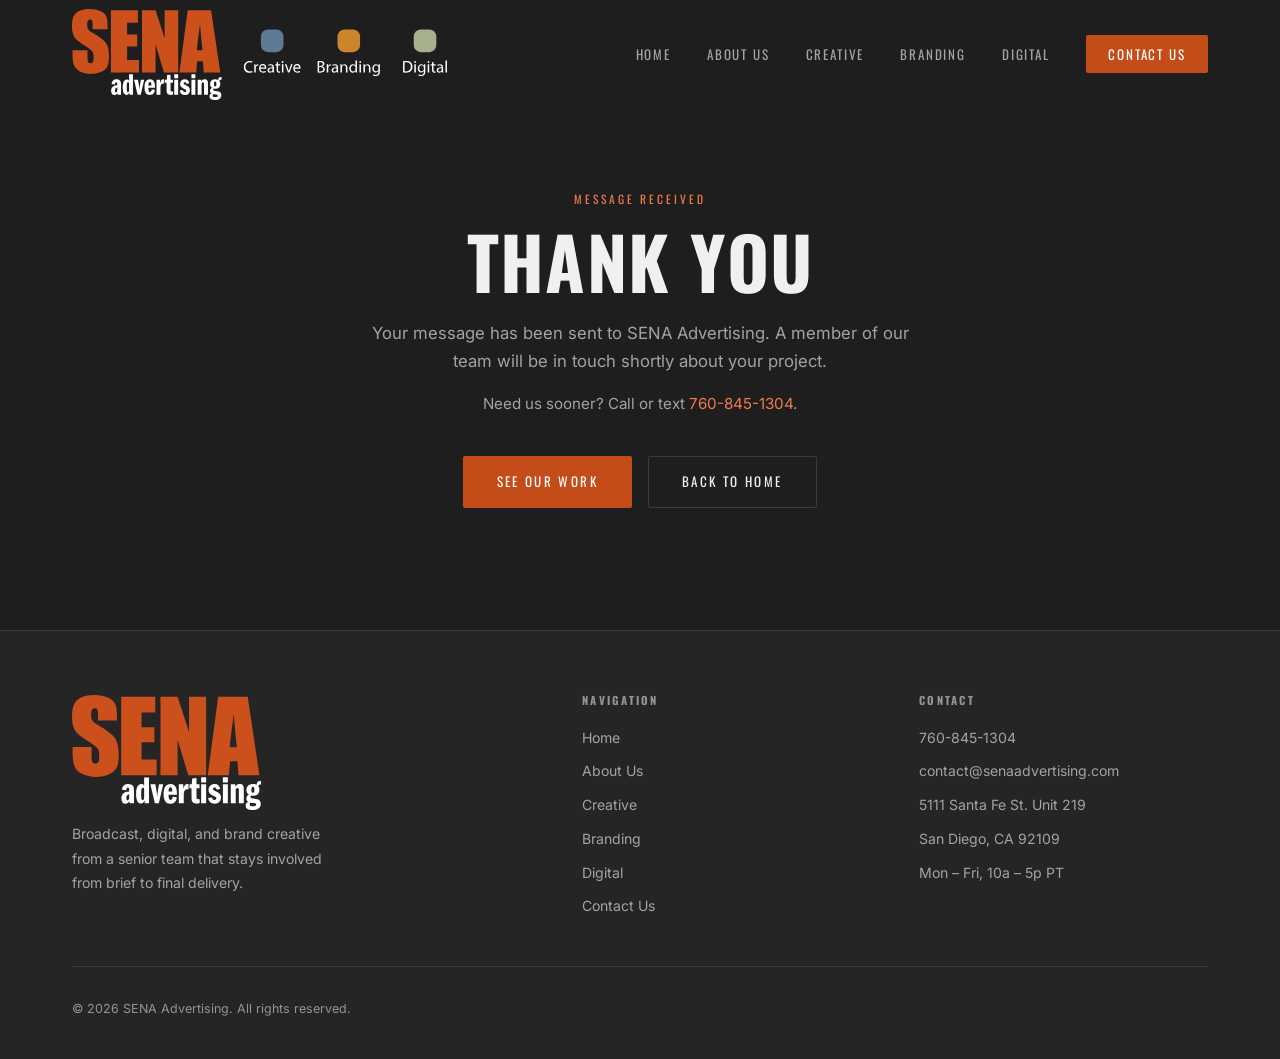
<file: thank-you.html>
<!DOCTYPE html>
<html lang="en">
<head>
  <meta charset="UTF-8">
  <meta name="viewport" content="width=device-width, initial-scale=1.0">
  <title>Thank You | SENA Advertising</title>
  <meta name="description" content="Thank you for contacting SENA Advertising.">
  <meta name="robots" content="noindex">
  <meta name="theme-color" content="#1e1e1e">
  <link rel="icon" href="favicon.ico" sizes="any">
  <link rel="icon" href="favicon.svg" type="image/svg+xml">
  <link rel="apple-touch-icon" href="apple-touch-icon.png">
  <link rel="preconnect" href="https://fonts.googleapis.com">
  <link rel="preconnect" href="https://fonts.gstatic.com" crossorigin>
  <link rel="stylesheet" href="https://fonts.googleapis.com/css2?family=Oswald:wght@400;500;600;700&family=Inter:wght@300;400;500;600&display=swap">
  <link rel="stylesheet" href="css/styles.css">
  <script>document.documentElement.classList.add('js');</script>
</head>
<body>

  <!-- Navigation -->
  <nav class="nav" id="nav">
    <div class="nav-inner">
      <a href="index.html" class="nav-logo"><img src="graphics/Sena_logo.svg" alt="SENA Advertising" class="nav-logo-img"></a>
      <ul class="nav-links" id="nav-links">
        <li><a href="index.html">Home</a></li>
        <li><a href="about.html">About Us</a></li>
        <li><a href="creative.html">Creative</a></li>
        <li><a href="branding.html">Branding</a></li>
        <li><a href="digital.html">Digital</a></li>
        <li><a href="contact.html" class="nav-cta">Contact Us</a></li>
      </ul>
      <button class="nav-hamburger" id="hamburger" aria-label="Open menu" aria-controls="nav-links" aria-expanded="false">
        <span></span><span></span><span></span>
      </button>
    </div>
  </nav>

  <!-- Confirmation -->
  <section class="thanks">
    <div class="container">
      <span class="eyebrow">Message Received</span>
      <h1>Thank You</h1>
      <p class="subtitle">
        Your message has been sent to SENA Advertising. A member of our team will
        be in touch shortly about your project.
      </p>
      <p class="thanks-alt">
        Need us sooner? Call or text <a href="tel:7608451304">760-845-1304</a>.
      </p>
      <div class="hero-actions">
        <a href="creative.html" class="btn btn-primary">See Our Work</a>
        <a href="index.html" class="btn btn-outline">Back to Home</a>
      </div>
    </div>
  </section>

  <!-- Footer -->
  <footer class="footer">
    <div class="container">
      <div class="footer-top">
        <div class="footer-brand">
          <a href="index.html" class="footer-logo"><img src="graphics/Sena_logo_no_services_v2.svg" alt="SENA Advertising" class="footer-logo-img"></a>
          <p>Broadcast, digital, and brand creative from a senior team that stays involved from brief to final delivery.</p>
        </div>
        <div class="footer-col">
          <h4>Navigation</h4>
          <ul>
            <li><a href="index.html">Home</a></li>
            <li><a href="about.html">About Us</a></li>
            <li><a href="creative.html">Creative</a></li>
            <li><a href="branding.html">Branding</a></li>
            <li><a href="digital.html">Digital</a></li>
            <li><a href="contact.html">Contact Us</a></li>
          </ul>
        </div>
        <div class="footer-col">
          <h4>Contact</h4>
          <ul>
            <li><a href="tel:7608451304">760-845-1304</a></li>
            <li><a href="mailto:contact@senaadvertising.com">contact@senaadvertising.com</a></li>
            <li>5111 Santa Fe St. Unit 219</li>
            <li>San Diego, CA 92109</li>
            <li>Mon – Fri, 10a – 5p PT</li>
          </ul>
        </div>
      </div>
      <div class="footer-bottom">
        <p class="footer-copy">&copy; 2026 SENA Advertising. All rights reserved.</p>
      </div>
    </div>
  </footer>

  <script src="js/main.js"></script>
</body>
</html>
</file>
<file: css/styles.css>
*, *::before, *::after { box-sizing: border-box; margin: 0; padding: 0; }

:root {
  --bg: #1e1e1e;
  --bg-surface: #252525;
  --bg-card: #2a2a2a;
  --bg-card-hover: #313131;
  --accent: #c44c19;          /* fills + large text; white text on it passes AA */
  --accent-hover: #b04413;    /* fill hover: darker so white text keeps contrast */
  --accent-text: #f07a4a;     /* small accent text on dark backgrounds (AA on all surfaces) */
  --accent-text-hover: #f5895c;
  --text: #f0f0f0;
  --text-muted: #a3a3a3;
  --text-dim: #949494;
  --border: #3a3a3a;
  --max-w: 1200px;
  --nav-h: 100px;
}

html { scroll-behavior: smooth; }

body {
  background: var(--bg);
  color: var(--text);
  font-family: 'Inter', sans-serif;
  font-size: 16px;
  line-height: 1.6;
  -webkit-font-smoothing: antialiased;
}

a { color: inherit; text-decoration: none; }
img { max-width: 100%; display: block; }

/* ── Typography ── */
h1, h2, h3, h4 {
  font-family: 'Oswald', sans-serif;
  font-weight: 700;
  line-height: 1.05;
  letter-spacing: 0.02em;
  text-transform: uppercase;
}

.eyebrow {
  font-family: 'Oswald', sans-serif;
  font-size: 0.72rem;
  letter-spacing: 0.25em;
  text-transform: uppercase;
  color: var(--accent-text);
  display: block;
  margin-bottom: 0.9rem;
}

/* ── Focus ── */
:focus-visible {
  outline: 2px solid var(--accent-text);
  outline-offset: 3px;
}
.form-group input:focus-visible,
.form-group textarea:focus-visible,
.form-group select:focus-visible { outline: none; } /* border + ring handle it */

@media (prefers-reduced-motion: reduce) {
  html { scroll-behavior: auto; }
  *, *::before, *::after {
    animation-duration: 0.01ms !important;
    animation-iteration-count: 1 !important;
    transition-duration: 0.01ms !important;
    transition-delay: 0s !important;
  }
}

/* ── Layout ── */
.section-alt {
  background: var(--bg-surface);
  border-top: 1px solid var(--border);
  border-bottom: 1px solid var(--border);
}

.container {
  max-width: var(--max-w);
  margin: 0 auto;
  padding: 0 2rem;
}

section { padding: 6rem 0; }

/* ── Navigation ── */
.nav {
  position: fixed;
  top: 0; left: 0; right: 0;
  height: var(--nav-h);
  z-index: 1000;
  transition: background 0.35s, border-color 0.35s, box-shadow 0.35s;
  border-bottom: 1px solid transparent;
}

.nav.scrolled {
  background: rgba(28, 28, 28, 0.96);
  backdrop-filter: blur(16px);
  -webkit-backdrop-filter: blur(16px);
  border-color: var(--border);
  box-shadow: 0 1px 32px rgba(0,0,0,0.4);
}

.nav-inner {
  max-width: var(--max-w);
  margin: 0 auto;
  padding: 10px 2rem 0;
  height: 100%;
  display: flex;
  align-items: center;
  justify-content: space-between;
}

.nav-logo {
  display: inline-flex;
  align-items: center;
  line-height: 1;
}

.nav-logo-img {
  height: 91px;
  width: auto;
  display: block;
}

.nav-links {
  display: flex;
  align-items: center;
  gap: 2.25rem;
  list-style: none;
}

.nav-links a {
  font-family: 'Oswald', sans-serif;
  font-size: 0.82rem;
  letter-spacing: 0.14em;
  text-transform: uppercase;
  color: var(--text-muted);
  transition: color 0.2s;
  position: relative;
  padding-bottom: 2px;
}

.nav-links a::after {
  content: '';
  position: absolute;
  bottom: -3px;
  left: 0; right: 0;
  height: 2px;
  background: var(--accent);
  transform: scaleX(0);
  transform-origin: left;
  transition: transform 0.25s ease;
}

.nav-links a:hover,
.nav-links a.active { color: var(--text); }

.nav-links a:hover::after,
.nav-links a.active::after { transform: scaleX(1); }

.nav-cta {
  background: var(--accent) !important;
  color: #fff !important;
  padding: 0.55rem 1.4rem !important;
  border-radius: 2px;
  transition: background 0.2s !important;
}
.nav-cta::after { display: none !important; }
.nav-cta:hover { background: var(--accent-hover) !important; }

.nav-hamburger {
  display: none;
  flex-direction: column;
  gap: 5px;
  cursor: pointer;
  padding: 6px;
  background: none;
  border: none;
}
.nav-hamburger span {
  display: block;
  width: 22px;
  height: 2px;
  background: var(--text);
  border-radius: 1px;
  transition: transform 0.3s ease, opacity 0.3s ease;
}
.nav-hamburger.open span:nth-child(1) { transform: translateY(7px) rotate(45deg); }
.nav-hamburger.open span:nth-child(2) { opacity: 0; }
.nav-hamburger.open span:nth-child(3) { transform: translateY(-7px) rotate(-45deg); }

/* ── Home Hero ── */
.hero {
  min-height: 100vh;
  display: flex;
  align-items: center;
  position: relative;
  overflow: hidden;
}

.hero-bg {
  position: absolute;
  inset: 0;
  background:
    radial-gradient(ellipse 70% 60% at 75% 55%, rgba(196,76,25,0.07) 0%, transparent 55%),
    linear-gradient(150deg, #0d0d0d 0%, #131313 100%);
}

.hero-grid {
  position: absolute;
  inset: 0;
  background-image:
    linear-gradient(rgba(255,255,255,0.025) 1px, transparent 1px),
    linear-gradient(90deg, rgba(255,255,255,0.025) 1px, transparent 1px);
  background-size: 56px 56px;
  mask-image: radial-gradient(ellipse 80% 80% at 50% 50%, black 30%, transparent 75%);
  -webkit-mask-image: radial-gradient(ellipse 80% 80% at 50% 50%, black 30%, transparent 75%);
}

.hero-ghost {
  position: absolute;
  right: -4%;
  top: 50%;
  transform: translateY(-50%);
  font-family: 'Oswald', sans-serif;
  font-size: clamp(7rem, 17vw, 21rem);
  font-weight: 700;
  letter-spacing: 0.04em;
  text-transform: uppercase;
  color: transparent;
  -webkit-text-stroke: 1.5px rgba(196, 76, 25, 0.22);
  line-height: 1;
  user-select: none;
  pointer-events: none;
}

.hero-content {
  position: relative;
  z-index: 1;
  width: 100%;
  max-width: var(--max-w);
  margin: 0 auto;
  padding: 0 2rem;
  padding-top: var(--nav-h);
}

.hero-title {
  font-size: clamp(2.8rem, 6.5vw, 6.5rem);
  line-height: 0.95;
  margin-bottom: 1.5rem;
  max-width: 15ch;
}
.hero-title .accent { color: var(--accent); }

.hero-title-intro {
  display: block;
  font-size: clamp(1.2rem, 2.8vw, 2.8rem);
  line-height: 1.1;
  margin-bottom: 0.05em;
  letter-spacing: 0.04em;
}

.hero-desc {
  font-size: 1.1rem;
  color: var(--text-muted);
  max-width: 46ch;
  margin-bottom: 2.5rem;
  line-height: 1.75;
}

.hero-actions {
  display: flex;
  gap: 1rem;
  flex-wrap: wrap;
}

.hero-scroll {
  position: absolute;
  bottom: 2.5rem;
  left: 50%;
  transform: translateX(-50%);
  display: flex;
  flex-direction: column;
  align-items: center;
  gap: 0.5rem;
  z-index: 1;
}
.hero-scroll span {
  font-family: 'Oswald', sans-serif;
  font-size: 0.65rem;
  letter-spacing: 0.2em;
  text-transform: uppercase;
  color: var(--text-dim);
}
.hero-scroll-line {
  width: 1px;
  height: 40px;
  background: linear-gradient(to bottom, var(--accent), transparent);
  animation: scrollPulse 2s ease-in-out infinite;
}
@keyframes scrollPulse {
  0%, 100% { opacity: 0.4; transform: scaleY(0.8); }
  50% { opacity: 1; transform: scaleY(1); }
}

/* ── Stats Bar ── */
.stats {
  background: var(--bg-surface);
  border-top: 1px solid var(--border);
  border-bottom: 1px solid var(--border);
  padding: 0;
}

.stats-inner {
  max-width: var(--max-w);
  margin: 0 auto;
  display: grid;
  grid-template-columns: repeat(3, 1fr);
}

.stat-item {
  padding: 2.75rem 2rem;
  text-align: center;
  border-right: 1px solid var(--border);
  position: relative;
}
.stat-item:last-child { border-right: none; }

.stat-number {
  font-family: 'Oswald', sans-serif;
  font-size: clamp(2.2rem, 4vw, 3.2rem);
  font-weight: 700;
  color: var(--accent);
  line-height: 1;
  margin-bottom: 0.5rem;
  display: block;
}
.stat-label {
  font-size: 0.82rem;
  color: var(--text-muted);
  letter-spacing: 0.06em;
  text-transform: uppercase;
  font-family: 'Oswald', sans-serif;
}

/* ── Buttons ── */
.btn {
  font-family: 'Oswald', sans-serif;
  font-size: 0.82rem;
  letter-spacing: 0.18em;
  text-transform: uppercase;
  padding: 0.9rem 2.1rem;
  border: none;
  cursor: pointer;
  display: inline-flex;
  align-items: center;
  gap: 0.5rem;
  transition: all 0.22s ease;
  border-radius: 2px;
  text-decoration: none;
  white-space: nowrap;
  max-width: 100%;
}
@media (max-width: 480px) {
  .btn { white-space: normal; text-align: center; }
}

.btn-primary {
  background: var(--accent);
  color: #fff;
}
.btn-primary:hover {
  background: var(--accent-hover);
  transform: translateY(-2px);
  box-shadow: 0 8px 24px rgba(196,76,25,0.3);
}

.btn-outline {
  background: transparent;
  color: var(--text);
  border: 1px solid var(--border);
}
.btn-outline:hover {
  border-color: var(--text-muted);
  background: rgba(255,255,255,0.04);
}

.btn-white {
  background: #fff;
  color: var(--accent);
}
.btn-white:hover { background: #f0f0f0; transform: translateY(-2px); }

/* ── Section Headers ── */
.section-header { margin-bottom: 3.5rem; }

.section-header h2 {
  font-size: clamp(2rem, 4.5vw, 3.75rem);
  margin-bottom: 1rem;
}

.section-header p {
  color: var(--text-muted);
  max-width: 52ch;
  font-size: 1rem;
  line-height: 1.75;
}

.section-header.center { text-align: center; }
.section-header.center p { margin: 0 auto; }

/* ── Service Cards ── */
.services-grid {
  display: grid;
  grid-template-columns: repeat(3, 1fr);
  gap: 1.5px;
  background: var(--border);
  border: 1px solid var(--border);
  border-radius: 3px;
  overflow: hidden;
}

.service-card {
  background: var(--bg-card);
  padding: 3rem 2.5rem;
  position: relative;
  overflow: hidden;
  transition: background 0.3s;
}

.service-card::before {
  content: '';
  position: absolute;
  top: 0; left: 0; right: 0;
  height: 2px;
  background: var(--accent);
  transform: scaleX(0);
  transform-origin: left;
  transition: transform 0.35s ease;
}

.service-card:hover { background: var(--bg-card-hover); }
.service-card:hover::before { transform: scaleX(1); }

.service-num {
  font-family: 'Oswald', sans-serif;
  font-size: 5rem;
  font-weight: 700;
  color: var(--border);
  line-height: 1;
  margin-bottom: 1.25rem;
  transition: color 0.3s;
}
.service-card:hover .service-num { color: #222; }

.service-card h3 {
  font-size: 1.5rem;
  margin-bottom: 1rem;
}

.service-card p {
  color: var(--text-muted);
  font-size: 0.95rem;
  line-height: 1.75;
  margin-bottom: 1.75rem;
}

.service-link {
  font-family: 'Oswald', sans-serif;
  font-size: 0.78rem;
  letter-spacing: 0.18em;
  text-transform: uppercase;
  color: var(--accent-text);
  display: inline-flex;
  align-items: center;
  gap: 0.6rem;
  transition: gap 0.2s;
}
.service-link:hover { gap: 0.9rem; }
.service-link::after { content: '→'; }

/* ── About Section ── */
.about-section {
  background: var(--bg-surface);
  border-top: 1px solid var(--border);
  border-bottom: 1px solid var(--border);
}

.about-grid {
  display: grid;
  grid-template-columns: 1fr 1fr;
  gap: 5rem;
  align-items: center;
}

.about-body p {
  color: var(--text-muted);
  line-height: 1.8;
  margin-bottom: 1.25rem;
  font-size: 0.97rem;
}

.about-list {
  list-style: none;
  margin: 2rem 0;
  display: flex;
  flex-direction: column;
  gap: 0.85rem;
}
.about-list li {
  display: flex;
  align-items: flex-start;
  gap: 0.85rem;
  font-size: 0.95rem;
  color: var(--text-muted);
}
.about-list li::before {
  content: '';
  width: 18px;
  height: 2px;
  background: var(--accent);
  margin-top: 0.65rem;
  flex-shrink: 0;
}

.about-visual {
  display: flex;
  flex-direction: column;
  gap: 1.5px;
  background: var(--border);
  border: 1px solid var(--border);
  border-radius: 3px;
  overflow: hidden;
}
.about-visual-item {
  background: var(--bg-card);
  padding: 1.75rem 2.25rem;
}
.about-visual-num {
  font-family: 'Oswald', sans-serif;
  font-size: 2.75rem;
  font-weight: 700;
  color: var(--accent);
  line-height: 1;
  margin-bottom: 0.3rem;
}
.about-visual-label {
  font-size: 0.82rem;
  color: var(--text-muted);
}

/* ── Clients Grid ── */
.clients-grid {
  display: grid;
  grid-template-columns: repeat(4, 1fr); /* 16 clients: even rows at 4 and 2 columns */
  gap: 1.5px;
  background: var(--border);
  border: 1px solid var(--border);
  border-radius: 3px;
  overflow: hidden;
}

.client-item {
  background: var(--bg-card);
  padding: 1.75rem 1.5rem;
  text-align: center;
  font-family: 'Oswald', sans-serif;
  font-size: 0.78rem;
  letter-spacing: 0.12em;
  text-transform: uppercase;
  color: var(--text-muted);
  transition: background 0.2s, color 0.2s;
}
.client-item:hover { background: var(--bg-card-hover); color: var(--text); }

/* ── CTA Band ── */
.cta-band {
  background: var(--accent);
  padding: 5rem 0;
}
.cta-band-inner {
  max-width: var(--max-w);
  margin: 0 auto;
  padding: 0 2rem;
  display: flex;
  align-items: center;
  justify-content: space-between;
  gap: 2rem;
  flex-wrap: wrap;
}
.cta-band h2 {
  font-size: clamp(1.75rem, 3.5vw, 2.75rem);
  color: #fff;
  margin-bottom: 0.4rem;
}
.cta-band p { color: rgba(255,255,255,0.72); font-size: 1rem; }

/* ── Page Hero (inner pages) ── */
.page-hero {
  padding-top: calc(var(--nav-h) + 5rem);
  padding-bottom: 5rem;
  background: var(--bg-surface);
  border-bottom: 1px solid var(--border);
  position: relative;
  overflow: hidden;
}
.page-hero::before {
  content: '';
  position: absolute;
  inset: 0;
  background: radial-gradient(ellipse 50% 100% at 100% 60%, rgba(196,76,25,0.06) 0%, transparent 55%);
}
.page-hero .container { position: relative; }
.page-hero-label {
  font-family: 'Oswald', sans-serif;
  font-size: 0.72rem;
  letter-spacing: 0.25em;
  color: var(--accent-text);
  text-transform: uppercase;
  margin-bottom: 0.9rem;
  display: block;
}
.page-hero h1 { font-size: clamp(3rem, 7.5vw, 6.5rem); }
.page-hero .subtitle {
  color: var(--text-muted);
  font-size: 1.05rem;
  max-width: 52ch;
  margin-top: 1.25rem;
  line-height: 1.75;
}

/* ── Team Cards ── */
.team-grid {
  display: grid;
  grid-template-columns: repeat(3, 1fr);
  gap: 1.5px;
  background: var(--border);
  border: 1px solid var(--border);
  border-radius: 3px;
  overflow: hidden;
}

.team-card {
  background: var(--bg-card);
  padding: 2.75rem 2.5rem;
  position: relative;
  transition: background 0.25s;
}
.team-card:hover { background: var(--bg-card-hover); }

.team-photo {
  width: 110px;
  height: 110px;
  border-radius: 50%;
  object-fit: cover;
  display: block;
  margin-bottom: 1.75rem;
  border: 3px solid var(--border);
}

.team-card h3 { font-size: 1.35rem; margin-bottom: 0.25rem; }

.team-title {
  font-family: 'Oswald', sans-serif;
  font-size: 0.72rem;
  letter-spacing: 0.18em;
  text-transform: uppercase;
  color: var(--accent-text);
  margin-bottom: 1.25rem;
}

.team-card p {
  color: var(--text-muted);
  font-size: 0.93rem;
  line-height: 1.75;
}

/* ── Content Sections ── */
.content-block {
  display: grid;
  grid-template-columns: minmax(0, 1fr) minmax(0, 1fr);
  gap: 4rem;
  align-items: start;
}

.content-block.reverse { direction: rtl; }
.content-block.reverse > * { direction: ltr; }

.content-block p {
  color: var(--text-muted);
  line-height: 1.8;
  margin-bottom: 1rem;
  font-size: 0.97rem;
}

/* ── Service Items (Digital / Branding lists) ── */
.service-items-grid {
  display: grid;
  grid-template-columns: repeat(2, 1fr);
  gap: 1.5px;
  background: var(--border);
  border: 1px solid var(--border);
  border-radius: 3px;
  overflow: hidden;
}

.service-item {
  background: var(--bg-card);
  padding: 2rem 2.25rem;
  border-left: 3px solid var(--accent);
  transition: background 0.2s, border-color 0.2s;
  display: flex;
  flex-direction: column;
  gap: 0.6rem;
  color: inherit;
  text-decoration: none;
  cursor: pointer;
}
.service-item:hover { background: var(--bg-card-hover); border-left-color: var(--accent-hover); }

.service-item h4 {
  font-size: 0.95rem;
  letter-spacing: 0.04em;
}
.service-item p {
  font-size: 0.88rem;
  color: var(--text-muted);
  line-height: 1.65;
  flex: 1;
}
.service-item-cta {
  font-family: 'Oswald', sans-serif;
  font-size: 0.7rem;
  letter-spacing: 0.18em;
  text-transform: uppercase;
  color: var(--accent-text);
  margin-top: 0.5rem;
  transition: color 0.2s;
}
.service-item:hover .service-item-cta { color: var(--accent-text-hover); }

/* ── Channel Tags ── */
.channel-tags {
  display: flex;
  flex-wrap: wrap;
  gap: 0.75rem;
  margin-top: 2.5rem;
}
.channel-tag {
  font-family: 'Oswald', sans-serif;
  font-size: 0.72rem;
  letter-spacing: 0.14em;
  text-transform: uppercase;
  padding: 0.55rem 1.1rem;
  border: 1px solid var(--border);
  border-radius: 2px;
  color: var(--text-muted);
  transition: all 0.2s;
  cursor: default;
}
.channel-tag:hover { border-color: var(--accent); color: var(--accent-text); }

/* ── Contact Page ── */
.contact-grid {
  display: grid;
  grid-template-columns: 1fr 1.7fr;
  gap: 5rem;
  align-items: start;
}

.contact-detail { margin-bottom: 2rem; }
.contact-detail-label {
  font-family: 'Oswald', sans-serif;
  font-size: 0.68rem;
  letter-spacing: 0.2em;
  text-transform: uppercase;
  color: var(--accent-text);
  margin-bottom: 0.4rem;
}
.contact-detail-value {
  font-size: 1rem;
  color: var(--text);
  line-height: 1.55;
}
.contact-detail-value a { transition: color 0.2s; }
.contact-detail-value a:hover { color: var(--accent-text); }

/* ── Form ── */
.form { display: flex; flex-direction: column; gap: 1.25rem; }

.form-row {
  display: grid;
  grid-template-columns: 1fr 1fr;
  gap: 1.25rem;
}

.form-group { display: flex; flex-direction: column; gap: 0.45rem; }

.form-group label {
  font-family: 'Oswald', sans-serif;
  font-size: 0.72rem;
  letter-spacing: 0.16em;
  text-transform: uppercase;
  color: var(--text-muted);
}

.form-group input,
.form-group textarea {
  background: var(--bg-card);
  border: 1px solid var(--border);
  color: var(--text);
  padding: 0.85rem 1rem;
  font-family: 'Inter', sans-serif;
  font-size: 0.95rem;
  border-radius: 2px;
  outline: none;
  transition: border-color 0.2s, box-shadow 0.2s;
  width: 100%;
}

.form-group input:focus,
.form-group textarea:focus {
  border-color: var(--accent);
  box-shadow: 0 0 0 3px rgba(196,76,25,0.35);
}

.form-group textarea { min-height: 160px; resize: vertical; }

.form-group select {
  background: var(--bg-card);
  border: 1px solid var(--border);
  color: var(--text);
  padding: 0.75rem 2.5rem 0.75rem 1rem;
  font-size: 0.95rem;
  font-family: 'Inter', sans-serif;
  border-radius: 2px;
  width: 100%;
  appearance: none;
  -webkit-appearance: none;
  background-image: url("data:image/svg+xml,%3Csvg xmlns='http://www.w3.org/2000/svg' width='12' height='8' viewBox='0 0 12 8'%3E%3Cpath d='M1 1l5 5 5-5' stroke='%23888888' stroke-width='1.5' fill='none' stroke-linecap='round'/%3E%3C/svg%3E");
  background-repeat: no-repeat;
  background-position: right 1rem center;
  cursor: pointer;
}
.form-group select:focus {
  border-color: var(--accent);
  box-shadow: 0 0 0 3px rgba(196,76,25,0.35);
  outline: none;
}
.form-group select option { background: var(--bg-card); color: var(--text); }

.submit-button {
  font-family: 'Oswald', sans-serif;
  font-size: 0.82rem;
  letter-spacing: 0.18em;
  text-transform: uppercase;
  padding: 0.85rem 2.5rem;
  background: var(--accent);
  color: #fff;
  border: none;
  border-radius: 2px;
  cursor: pointer;
  transition: background 0.2s;
  align-self: flex-start;
}
.submit-button:hover { background: var(--accent-hover); }
.submit-button:disabled { opacity: 0.65; cursor: not-allowed; }

/* ── Footer ── */
.footer {
  background: var(--bg-surface);
  border-top: 1px solid var(--border);
  padding: 4rem 0 2.5rem;
}

.footer-top {
  display: grid;
  grid-template-columns: 1.6fr 1fr 1fr;
  gap: 3rem;
  padding-bottom: 3rem;
  margin-bottom: 2rem;
  border-bottom: 1px solid var(--border);
}

.footer-logo {
  display: inline-flex;
  align-items: center;
  margin-bottom: 0.75rem;
}

.footer-logo-img {
  height: 115px;
  width: auto;
  display: block;
}

.footer-brand p {
  color: var(--text-muted);
  font-size: 0.88rem;
  line-height: 1.75;
  max-width: 30ch;
}

.footer-col h4 {
  font-family: 'Oswald', sans-serif;
  font-size: 0.7rem;
  letter-spacing: 0.2em;
  color: var(--text-dim);
  text-transform: uppercase;
  margin-bottom: 1.25rem;
}
.footer-col ul { list-style: none; display: flex; flex-direction: column; gap: 0.7rem; }
.footer-col ul li,
.footer-col ul a {
  font-size: 0.88rem;
  color: var(--text-muted);
  transition: color 0.2s;
}
.footer-col ul a:hover { color: var(--text); }

.footer-bottom {
  display: flex;
  align-items: center;
  justify-content: space-between;
  gap: 1rem;
  flex-wrap: wrap;
}
.footer-copy { font-size: 0.78rem; color: var(--text-dim); }

/* ── Animations ── */
.js .fade-in {
  opacity: 0;
  transform: translateY(20px);
  transition: opacity 0.65s ease, transform 0.65s ease;
}
.js .fade-in.visible { opacity: 1; transform: none; }
.fade-in-d1 { transition-delay: 0.1s; }
.fade-in-d2 { transition-delay: 0.2s; }
.fade-in-d3 { transition-delay: 0.3s; }
@media (prefers-reduced-motion: reduce) {
  .js .fade-in { opacity: 1; transform: none; }
}

/* ── Video Grid ── */
.video-grid {
  display: grid;
  grid-template-columns: repeat(3, 1fr);
  gap: 1.25rem;
}

.video-item {
  background: var(--bg-card);
  border: 1px solid var(--border);
  border-radius: 3px;
  overflow: hidden;
  transition: border-color 0.25s;
  display: block;
  text-decoration: none;
  color: inherit;
}
.video-item:hover { border-color: var(--accent); }

.video-thumb {
  aspect-ratio: 16 / 9;
  background: #0a0a0a;
  display: flex;
  align-items: center;
  justify-content: center;
  position: relative;
  overflow: hidden;
}

.video-thumb-img {
  position: absolute;
  inset: 0;
  width: 100%;
  height: 100%;
  object-fit: cover;
  display: block;
  filter: brightness(0.75);
  transition: filter 0.35s ease;
}
.video-item:hover .video-thumb-img { filter: brightness(1); }

.video-thumb::before {
  content: '';
  position: absolute;
  inset: 0;
  background: radial-gradient(ellipse at center, rgba(196,76,25,0.08) 0%, transparent 70%);
  transition: opacity 0.3s;
}
.video-item:hover .video-thumb::before { opacity: 2; }

.video-play-btn {
  width: 46px;
  height: 46px;
  background: var(--accent);
  border-radius: 50%;
  display: flex;
  align-items: center;
  justify-content: center;
  transition: transform 0.25s ease, background 0.25s ease, box-shadow 0.25s ease;
  position: relative;
  z-index: 2;
}
.video-item:hover .video-play-btn {
  transform: scale(1.12);
  background: var(--accent-hover);
  box-shadow: 0 0 24px rgba(196,76,25,0.45);
}

.video-play-btn svg {
  width: 18px;
  height: 18px;
  margin-left: 3px;
}

.video-caption {
  padding: 0.65rem 0.9rem;
  display: flex;
  align-items: center;
  justify-content: space-between;
  gap: 0.4rem;
  font-family: 'Oswald', sans-serif;
  font-size: 0.7rem;
  letter-spacing: 0.1em;
  text-transform: uppercase;
  color: var(--text-muted);
  border-top: 1px solid var(--border);
  transition: color 0.2s;
}
.video-item:hover .video-caption { color: var(--text); }

.video-caption-ext {
  font-size: 0.6rem;
  letter-spacing: 0.06em;
  color: var(--text-dim);
  white-space: nowrap;
  flex-shrink: 0;
}

@media (max-width: 1024px) {
  .video-grid { grid-template-columns: repeat(2, 1fr); }
}
@media (max-width: 768px) {
  .video-grid { grid-template-columns: 1fr; }
}

/* ── Project Gallery ── */
.project-block {
  margin-bottom: 4rem;
}
.project-block:last-child { margin-bottom: 0; }

.project-block-header {
  display: flex;
  align-items: baseline;
  gap: 1.5rem;
  margin-bottom: 1rem;
  padding-bottom: 0.75rem;
  border-bottom: 1px solid var(--border);
}

.project-client {
  font-family: 'Oswald', sans-serif;
  font-size: 1rem;
  font-weight: 600;
  letter-spacing: 0.1em;
  text-transform: uppercase;
  color: var(--text);
}

.project-type {
  font-family: 'Oswald', sans-serif;
  font-size: 0.72rem;
  letter-spacing: 0.2em;
  text-transform: uppercase;
  color: var(--accent-text);
}

.project-imgs {
  display: grid;
  gap: 1.5px;
  background: var(--border);
  border: 1px solid var(--border);
  overflow: hidden;
}

.project-imgs img {
  width: 100%;
  height: 100%;
  object-fit: cover;
  display: block;
}

/* Genesis: two portrait posters on top, wide lineup below */
.project-imgs--genesis {
  grid-template-columns: 1fr 1fr;
}
.project-imgs--genesis .portrait {
  height: 460px;
}
.project-imgs--genesis .wide {
  grid-column: 1 / -1;
  height: 320px;
}

/* Billboards: two landscape shots side by side */
.project-imgs--2col {
  grid-template-columns: 1fr 1fr;
}
.project-imgs--2col img {
  height: 280px;
}

/* Subaru POS: 2×2 grid */
.project-imgs--2x2 {
  grid-template-columns: 1fr 1fr;
}
.project-imgs--2x2 img {
  height: 260px;
}

@media (max-width: 768px) {
  .project-imgs--genesis { grid-template-columns: 1fr; }
  .project-imgs--genesis .portrait { height: 320px; }
  .project-imgs--genesis .wide { grid-column: auto; height: 220px; }
  .project-imgs--2col,
  .project-imgs--2x2 { grid-template-columns: 1fr; }
  .project-block-header { flex-direction: column; gap: 0.4rem; }
}

/* ── Radio Grid ── */
.radio-grid {
  display: grid;
  grid-template-columns: repeat(2, 1fr);
  gap: 1.5px;
  background: var(--border);
  border: 1px solid var(--border);
}

.radio-card {
  background: var(--bg-card);
  padding: 1.75rem 2rem;
  display: flex;
  flex-direction: column;
  gap: 1.25rem;
}

.radio-card-header {
  display: flex;
  flex-direction: column;
  gap: 0.35rem;
}

.radio-client {
  font-family: 'Oswald', sans-serif;
  font-size: 0.95rem;
  font-weight: 600;
  letter-spacing: 0.1em;
  text-transform: uppercase;
  color: var(--text);
}

.radio-spot {
  font-family: 'Oswald', sans-serif;
  font-size: 0.72rem;
  letter-spacing: 0.2em;
  text-transform: uppercase;
  color: var(--accent-text);
}

.radio-audio {
  width: 100%;
  color-scheme: dark;
}

@media (max-width: 768px) {
  .radio-grid { grid-template-columns: 1fr; }
}

/* ── Bio Modal ── */
.bio-modal {
  display: none;
  position: fixed;
  inset: 0;
  background: rgba(0,0,0,0.88);
  z-index: 2100;
  align-items: flex-start;
  justify-content: center;
  padding: 4rem 2rem;
  opacity: 0;
  transition: opacity 0.28s ease;
  overflow-y: auto;
}
.bio-modal.active { opacity: 1; }

.bio-modal-inner {
  background: var(--bg-surface);
  border: 1px solid var(--border);
  border-radius: 4px;
  max-width: 760px;
  width: 100%;
  padding: 3rem;
  position: relative;
  transform: translateY(20px);
  transition: transform 0.28s ease;
}
.bio-modal.active .bio-modal-inner { transform: translateY(0); }

.bio-modal-close {
  position: absolute;
  top: 1.25rem;
  right: 1.5rem;
  background: none;
  border: none;
  color: var(--text-muted);
  font-size: 2rem;
  line-height: 1;
  cursor: pointer;
  transition: color 0.2s;
  padding: 0.25rem;
}
.bio-modal-close:hover { color: var(--text); }

.bio-modal-header {
  display: flex;
  flex-direction: column;
  align-items: flex-start;
  gap: 1.25rem;
  margin-bottom: 2rem;
  padding-bottom: 1.5rem;
  border-bottom: 1px solid var(--border);
}
.bio-modal-photo {
  width: 200px;
  height: 200px;
  border-radius: 6px;
  object-fit: cover;
  object-position: top center;
  display: block;
  border: 1px solid var(--border);
}
.bio-modal-name {
  font-size: clamp(1.4rem, 3vw, 1.9rem);
  margin-bottom: 0.35rem;
}
.bio-modal-role {
  font-family: 'Oswald', sans-serif;
  font-size: 0.72rem;
  letter-spacing: 0.2em;
  text-transform: uppercase;
  color: var(--accent-text);
}
.bio-modal-body p {
  color: var(--text-muted);
  font-size: 0.93rem;
  line-height: 1.8;
  margin-bottom: 1.1rem;
}
.bio-modal-body p:last-child { margin-bottom: 0; }

.team-card { cursor: pointer; }
.team-card-cta {
  background: none;
  border: none;
  padding: 0;
  cursor: pointer;
  text-align: left;
  font-family: 'Oswald', sans-serif;
  font-size: 0.7rem;
  letter-spacing: 0.18em;
  text-transform: uppercase;
  color: var(--accent-text);
  margin-top: 1.25rem;
  display: block;
  transition: color 0.2s;
}
.team-card:hover .team-card-cta { color: var(--accent-text-hover); }

@media (max-width: 600px) {
  .bio-modal { padding: 2rem 1rem; }
  .bio-modal-inner { padding: 2rem 1.25rem; }
  .bio-modal-header { flex-direction: column; text-align: center; }
}

/* ── Lightbox ── */
.lightbox {
  display: none;
  position: fixed;
  inset: 0;
  background: rgba(0, 0, 0, 0.92);
  z-index: 2000;
  align-items: center;
  justify-content: center;
  opacity: 0;
  transition: opacity 0.28s ease;
}
.lightbox.active { opacity: 1; }

.lightbox-img {
  max-width: 90vw;
  max-height: 90vh;
  object-fit: contain;
  box-shadow: 0 24px 80px rgba(0, 0, 0, 0.7);
  transform: scale(0.94);
  transition: transform 0.28s ease;
  cursor: zoom-out;
}
.lightbox.active .lightbox-img { transform: scale(1); }

.lightbox-close {
  position: absolute;
  top: 1.25rem;
  right: 1.5rem;
  background: none;
  border: none;
  color: #fff;
  font-size: 2.5rem;
  line-height: 1;
  cursor: pointer;
  opacity: 0.6;
  transition: opacity 0.2s;
  padding: 0.25rem;
}
.lightbox-close:hover { opacity: 1; }

/* ── Utilities ── */
.text-accent { color: var(--accent); }
.mt-2 { margin-top: 2rem; }
.mt-3 { margin-top: 3rem; }

/* ── Responsive ── */
@media (max-width: 1024px) {
  .services-grid,
  .team-grid { grid-template-columns: 1fr 1fr; }
  .about-grid,
  .content-block { grid-template-columns: minmax(0, 1fr); gap: 3rem; }
  .content-block.reverse { direction: ltr; }
  .contact-grid { grid-template-columns: 1fr; gap: 3rem; }
  .footer-top { grid-template-columns: 1fr 1fr; }
}

@media (max-width: 768px) {
  :root { --nav-h: 80px; }
  section { padding: 4rem 0; }

  .nav-logo-img { height: 56px; }
  .nav-inner { padding-top: 0; }

  .nav-links {
    display: none;
    position: fixed;
    top: var(--nav-h);
    left: 0; right: 0;
    background: rgba(28,28,28,0.98);
    padding: 1.5rem 2rem 2rem;
    flex-direction: column;
    align-items: flex-start;
    gap: 1.25rem;
    border-bottom: 1px solid var(--border);
    backdrop-filter: blur(16px);
  }
  .nav-links.open { display: flex; }
  .nav-hamburger { display: flex; }

  .services-grid,
  .team-grid,
  .service-items-grid { grid-template-columns: 1fr; }

  .stats-inner {
    grid-template-columns: 1fr;
  }
  .stat-item { border-right: none; border-bottom: 1px solid var(--border); }
  .stat-item:last-child { border-bottom: none; }

  .cta-band-inner { flex-direction: column; align-items: flex-start; }
  .form-row { grid-template-columns: 1fr; }
  .footer-top { grid-template-columns: 1fr; gap: 2rem; }
  .hero-ghost { display: none; }
}

/* Home "Who We Serve" cards: accent rule on top instead of left */
.service-item--top { border-left: none; border-top: 3px solid var(--accent); }

.contact-heading { font-size: clamp(1.6rem, 3vw, 2.25rem); margin-bottom: 1.25rem; }
.contact-intro { font-size: 0.9rem; color: var(--text-muted); line-height: 1.7; margin-bottom: 2.5rem; }

/* ── Thank-you page ── */
.thanks {
  min-height: 70vh;
  display: flex;
  align-items: center;
  padding-top: calc(var(--nav-h) + 4rem);
  text-align: center;
}
.thanks h1 { font-size: clamp(2.5rem, 6vw, 4.5rem); margin-bottom: 1.25rem; }
.thanks .subtitle { max-width: 560px; margin: 0 auto 1rem; color: var(--text-muted); font-size: 1.05rem; line-height: 1.7; }
.thanks-alt { color: var(--text-muted); font-size: 0.95rem; margin-bottom: 2.5rem; }
.thanks-alt a { color: var(--accent-text); }
.thanks .hero-actions { justify-content: center; }

@media (max-width: 768px) {
  .clients-grid { grid-template-columns: repeat(2, 1fr); }
}

.section-more { margin-top: 2.5rem; text-align: center; }
</file>
